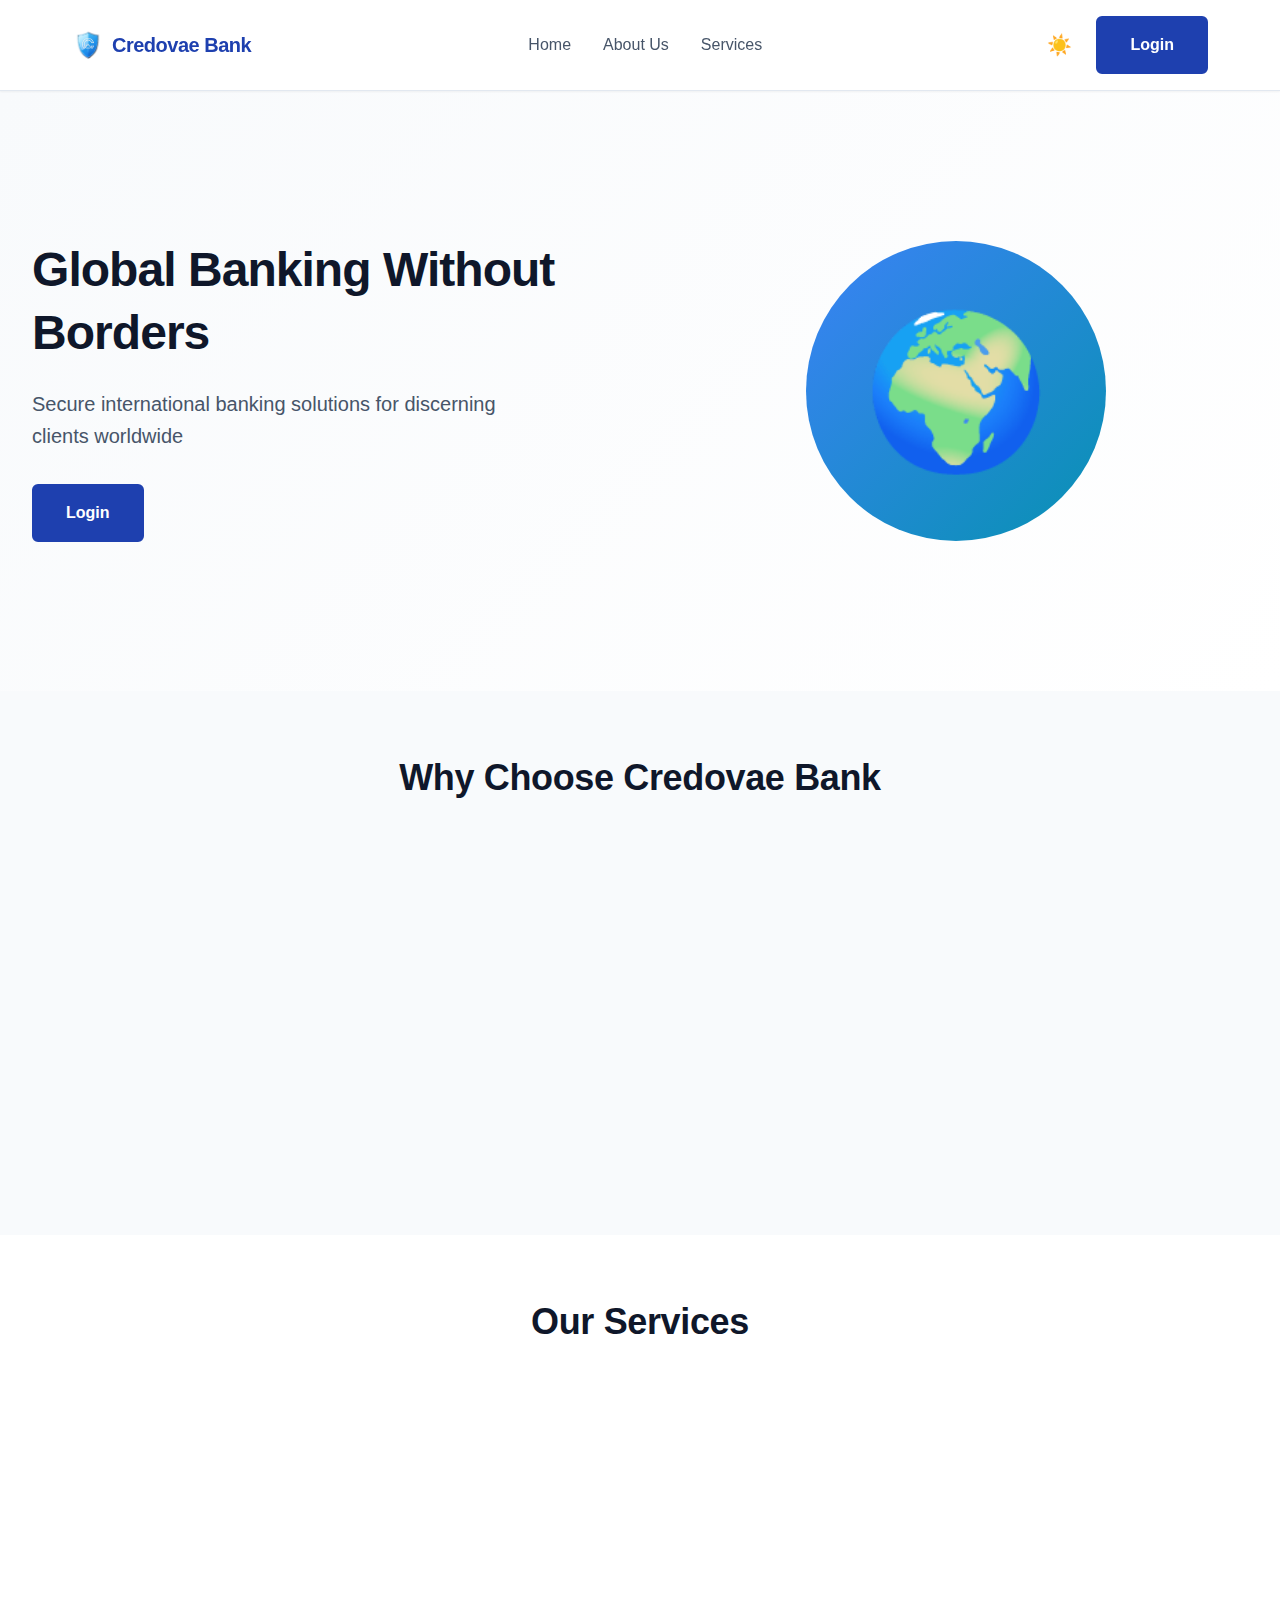
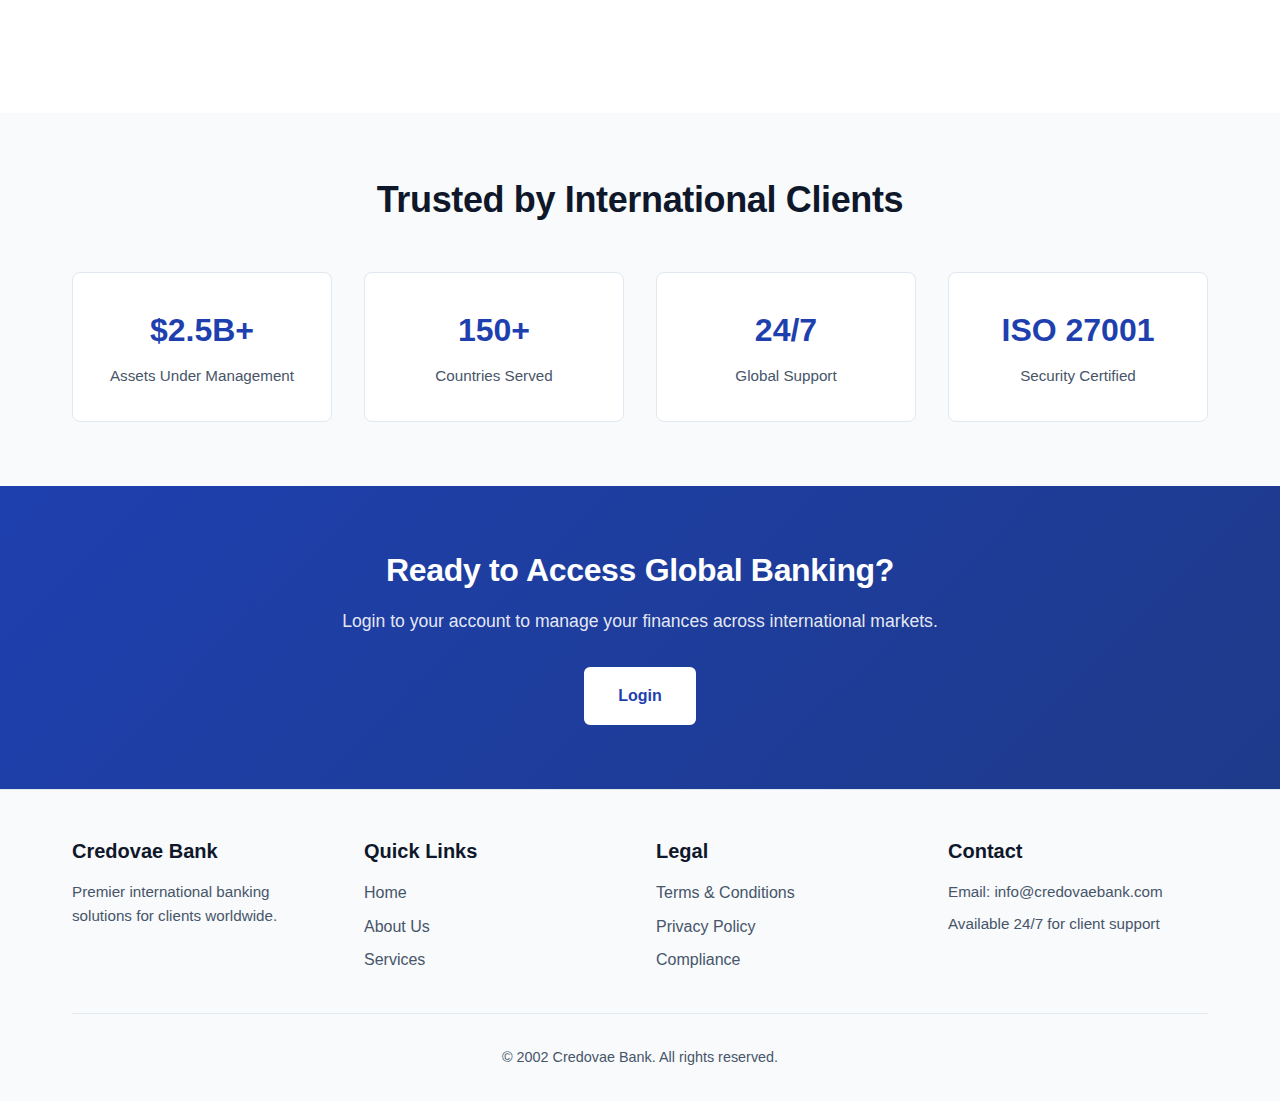
<file: index.html>
<!DOCTYPE html>
<html lang="en">

<head>
    <meta charset="UTF-8">
    <meta name="viewport" content="width=device-width, initial-scale=1.0">
    <meta name="description"
        content="Premier offshore banking solutions for international clients. Global access, security, and compliance.">
    <title>Credovae Bank - International Banking Solutions</title>
    <link rel="stylesheet" href="css/style.css">
</head>

<body>
    <!-- Navigation -->
    <nav class="navbar">
        <div class="navbar-container">
            <div class="navbar-brand">
                <a href="index.html" style="display: flex; align-items: center; gap: 0.5rem;">
                    <img src="assets/logo.svg" alt="Credovae Bank Logo" style="width: 32px; height: 32px; object-fit: contain;">
                    <span class="logo-text">Credovae Bank</span>
                </a>
            </div>

            <button class="hamburger" id="hamburger" aria-label="Toggle navigation menu">
                <span></span>
                <span></span>
                <span></span>
            </button>

            <ul class="nav-menu" id="navMenu">
                <li><a href="index.html" class="nav-link">Home</a></li>
                <li><a href="about.html" class="nav-link">About Us</a></li>
                <li><a href="services.html" class="nav-link">Services</a></li>
            </ul>

            <div class="navbar-actions">
                <button class="theme-toggle" id="themeToggle" aria-label="Toggle theme">
                    <span class="theme-icon">☀️</span>
                </button>
                <a href="Credovae Bank/user-dashboard.html" class="btn btn-primary">Login</a>
            </div>
        </div>
    </nav>

    <!-- Hero Section -->
    <section class="hero">
        <div class="hero-content">
            <h1 class="hero-title">Global Banking Without Borders</h1>
            <p class="hero-subtitle">Secure international banking solutions for discerning clients worldwide</p>
            <div class="hero-email-section">
                <a href="Credovae Bank/user-dashboard.html" class="btn btn-primary">Login</a>
            </div>
        </div>
        <div class="hero-visual">
            <div class="globe-animation"></div>
        </div>
    </section>

    <!-- Key Benefits Section -->
    <section class="benefits">
        <div class="section-container">
            <h2 class="section-title">Why Choose Credovae Bank</h2>
            <div class="benefits-grid">
                <div class="benefit-card">
                    <div class="benefit-icon">🔐</div>
                    <h3>Bank-Grade Security</h3>
                    <p>State-of-the-art encryption and multi-layered security protocols protect your assets and
                        transactions.</p>
                </div>
                <div class="benefit-card">
                    <div class="benefit-icon">⚖️</div>
                    <h3>Full Compliance</h3>
                    <p>Fully compliant with international banking standards and regulatory requirements across
                        jurisdictions.</p>
                </div>
                <div class="benefit-card">
                    <div class="benefit-icon">🌍</div>
                    <h3>Global Reach</h3>
                    <p>Access to international markets, multi-currency accounts, and worldwide payment networks.</p>
                </div>
                <div class="benefit-card">
                    <div class="benefit-icon">💼</div>
                    <h3>Expert Management</h3>
                    <p>Dedicated relationship managers and wealth advisors for personalized financial guidance.</p>
                </div>
            </div>
        </div>
    </section>

    <!-- Services Preview -->
    <section class="services-preview">
        <div class="section-container">
            <h2 class="section-title">Our Services</h2>
            <div class="services-grid">
                <div class="service-card">
                    <h3>Offshore Accounts</h3>
                    <p>Comprehensive offshore banking with competitive rates and flexible terms for international
                        clients.</p>
                    <a href="services.html" class="link-arrow">Explore →</a>
                </div>
                <div class="service-card">
                    <h3>International Payments</h3>
                    <p>Fast, secure cross-border transfers with competitive rates and real-time tracking capabilities.
                    </p>
                    <a href="services.html" class="link-arrow">Explore →</a>
                </div>
                <div class="service-card">
                    <h3>Wealth Structuring</h3>
                    <p>Strategic asset protection and wealth management solutions tailored to your international needs.
                    </p>
                    <a href="services.html" class="link-arrow">Explore →</a>
                </div>
            </div>
        </div>
    </section>

    <!-- Trust & Compliance Section -->
    <section class="trust-section">
        <div class="section-container">
            <h2 class="section-title">Trusted by International Clients</h2>
            <div class="trust-grid">
                <div class="trust-item">
                    <span class="trust-number">$2.5B+</span>
                    <span class="trust-label">Assets Under Management</span>
                </div>
                <div class="trust-item">
                    <span class="trust-number">150+</span>
                    <span class="trust-label">Countries Served</span>
                </div>
                <div class="trust-item">
                    <span class="trust-number">24/7</span>
                    <span class="trust-label">Global Support</span>
                </div>
                <div class="trust-item">
                    <span class="trust-number">ISO 27001</span>
                    <span class="trust-label">Security Certified</span>
                </div>
            </div>
        </div>
    </section>

    <!-- CTA Section -->
    <section class="cta-section">
        <div class="section-container cta-content">
            <h2>Ready to Access Global Banking?</h2>
            <p>Login to your account to manage your finances across international markets.</p>
            <a href="Credovae Bank/user-dashboard.html" class="btn btn-primary">Login</a>
        </div>
    </section>

    <!-- Footer -->
    <footer class="footer">
        <div class="section-container">
            <div class="footer-grid">
                <div class="footer-section">
                    <h4>Credovae Bank</h4>
                    <p>Premier international banking solutions for clients worldwide.</p>
                </div>
                <div class="footer-section">
                    <h4>Quick Links</h4>
                    <ul>
                        <li><a href="index.html">Home</a></li>
                        <li><a href="about.html">About Us</a></li>
                        <li><a href="services.html">Services</a></li>
                    </ul>
                </div>
                <div class="footer-section">
                    <h4>Legal</h4>
                    <ul>
                        <li><a href="#">Terms & Conditions</a></li>
                        <li><a href="#">Privacy Policy</a></li>
                        <li><a href="#">Compliance</a></li>
                    </ul>
                </div>
                <div class="footer-section">
                    <h4>Contact</h4>
                    <p>Email: info@credovaebank.com</p>
                    <p>Available 24/7 for client support</p>
                </div>
            </div>
            <div class="footer-bottom">
                <p>&copy; 2002 Credovae Bank. All rights reserved.</p>
            </div>
        </div>
    </footer>

    <script src="js/theme.js"></script>
    <script src="js/main.js"></script>
</body>

</html>
</file>
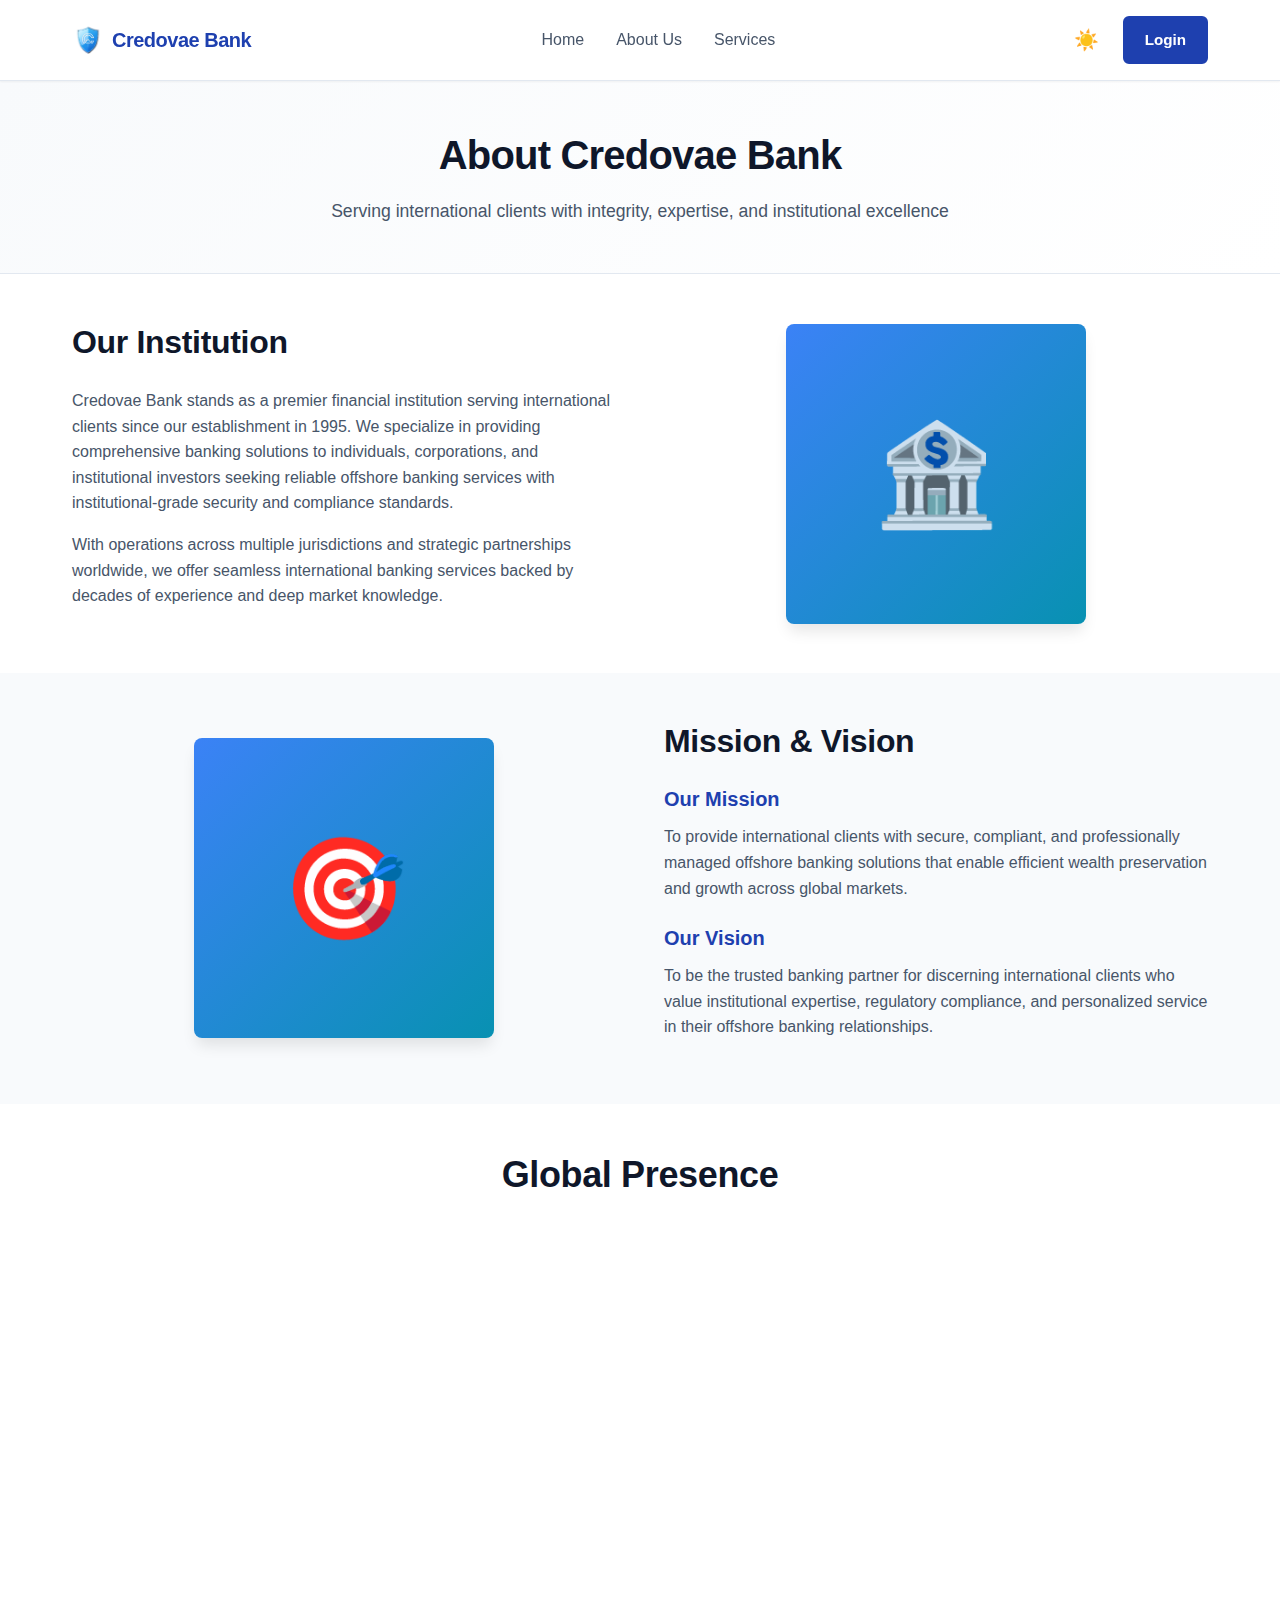
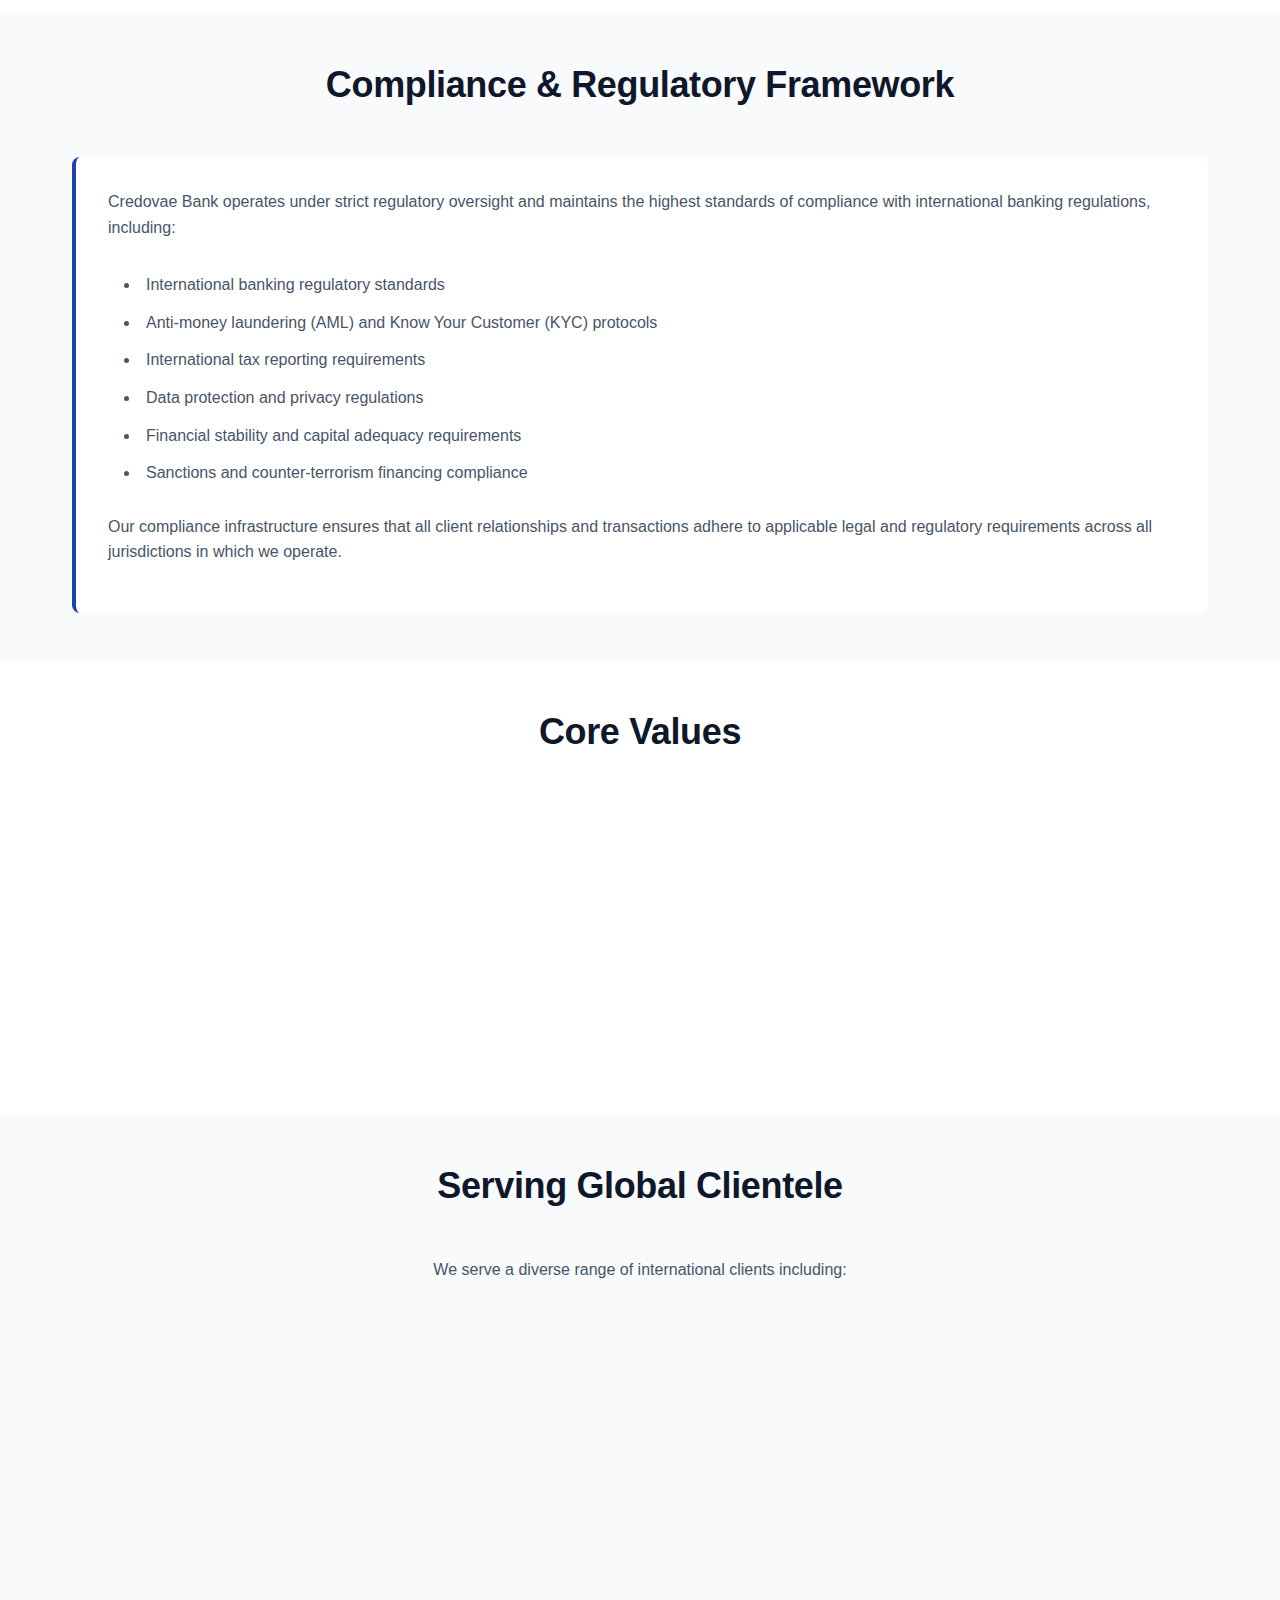
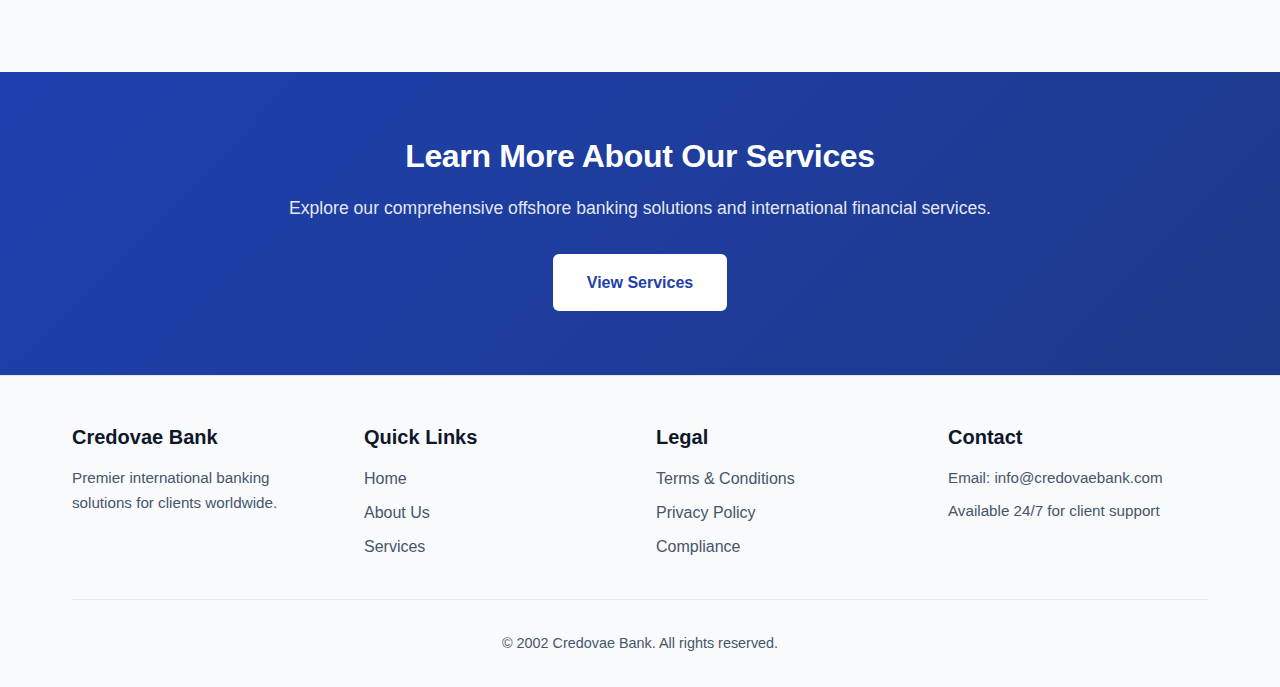
<file: about.html>
<!DOCTYPE html>
<html lang="en">

<head>
    <meta charset="UTF-8">
    <meta name="viewport" content="width=device-width, initial-scale=1.0">
    <meta name="description"
        content="Learn about Global Offshore Bank, our mission, values, and commitment to international banking excellence.">
    <title>About Us - Credovae Bank</title>
    <link rel="stylesheet" href="css/style.css">
</head>

<body>
    <!-- Navigation -->
    <nav class="navbar">
        <div class="navbar-container">
<div class="navbar-brand">
    <a href="index.html" style="display: flex; align-items: center; gap: 0.5rem;">
        <img src="assets/logo.svg" alt="Credovae Bank Logo" style="width: 32px; height: 32px; object-fit: contain;">
        <span class="logo-text">Credovae Bank</span>
    </a>
</div>

            <button class="hamburger" id="hamburger" title="Toggle navigation menu">
                <span></span>
                <span></span>
                <span></span>
            </button>

            <ul class="nav-menu" id="navMenu">
                <li><a href="index.html" class="nav-link">Home</a></li>
                <li><a href="about.html" class="nav-link">About Us</a></li>
                <li><a href="services.html" class="nav-link">Services</a></li>
            </ul>

            <div class="navbar-actions">
                <button class="theme-toggle" id="themeToggle" aria-label="Toggle theme">
                    <span class="theme-icon">☀️</span>
                </button>
                <a href="#" class="btn-login">Login</a>
            </div>
        </div>
    </nav>

    <!-- Page Header -->
    <section class="page-hero">
        <div class="section-container">
            <h1>About Credovae Bank</h1>
            <p>Serving international clients with integrity, expertise, and institutional excellence</p>
        </div>
    </section>

    <!-- Company Overview -->
    <section class="content-section">
        <div class="section-container">
            <div class="content-grid">
                <div class="content-text">
                    <h2>Our Institution</h2>
                    <p>Credovae Bank stands as a premier financial institution serving international clients
                        since our establishment in 1995. We specialize in providing comprehensive banking solutions to
                        individuals, corporations, and institutional investors seeking reliable offshore banking
                        services with institutional-grade security and compliance standards.</p>
                    <p>With operations across multiple jurisdictions and strategic partnerships worldwide, we offer
                        seamless international banking services backed by decades of experience and deep market
                        knowledge.</p>
                </div>
                <div class="content-visual">
                    <div class="visual-placeholder">
                        <span>🏦</span>
                    </div>
                </div>
            </div>
        </div>
    </section>

    <!-- Mission & Vision -->
    <section class="content-section alternate">
        <div class="section-container">
            <div class="content-grid">
                <div class="content-visual">
                    <div class="visual-placeholder">
                        <span>🎯</span>
                    </div>
                </div>
                <div class="content-text">
                    <h2>Mission & Vision</h2>
                    <h3>Our Mission</h3>
                    <p>To provide international clients with secure, compliant, and professionally managed offshore
                        banking solutions that enable efficient wealth preservation and growth across global markets.
                    </p>
                    <h3>Our Vision</h3>
                    <p>To be the trusted banking partner for discerning international clients who value institutional
                        expertise, regulatory compliance, and personalized service in their offshore banking
                        relationships.</p>
                </div>
            </div>
        </div>
    </section>

    <!-- Global Presence -->
    <section class="content-section">
        <div class="section-container">
            <h2 class="section-title">Global Presence</h2>
            <div class="presence-grid">
                <div class="presence-item">
                    <h3>International Operations</h3>
                    <p>Strategic presence across Europe, Asia, Americas, and Middle East regions with local expertise
                        and global capabilities.</p>
                </div>
                <div class="presence-item">
                    <h3>Multi-Jurisdiction Coverage</h3>
                    <p>Operations across preferred banking jurisdictions to serve clients from and to virtually any
                        country worldwide.</p>
                </div>
                <div class="presence-item">
                    <h3>Strategic Partnerships</h3>
                    <p>Collaborative relationships with leading international financial institutions, legal firms, and
                        accounting professionals.</p>
                </div>
                <div class="presence-item">
                    <h3>Technology Infrastructure</h3>
                    <p>State-of-the-art banking platforms with real-time transaction processing and advanced security
                        protocols.</p>
                </div>
            </div>
        </div>
    </section>

    <!-- Compliance & Regulation -->
    <section class="content-section alternate">
        <div class="section-container">
            <h2 class="section-title">Compliance & Regulatory Framework</h2>
            <div class="compliance-text">
                <p>Credovae Bank operates under strict regulatory oversight and maintains the highest standards
                    of compliance with international banking regulations, including:</p>
                <ul class="compliance-list">
                    <li>International banking regulatory standards</li>
                    <li>Anti-money laundering (AML) and Know Your Customer (KYC) protocols</li>
                    <li>International tax reporting requirements</li>
                    <li>Data protection and privacy regulations</li>
                    <li>Financial stability and capital adequacy requirements</li>
                    <li>Sanctions and counter-terrorism financing compliance</li>
                </ul>
                <p>Our compliance infrastructure ensures that all client relationships and transactions adhere to
                    applicable legal and regulatory requirements across all jurisdictions in which we operate.</p>
            </div>
        </div>
    </section>

    <!-- Core Values -->
    <section class="content-section">
        <div class="section-container">
            <h2 class="section-title">Core Values</h2>
            <div class="values-grid">
                <div class="value-card">
                    <h3>Integrity</h3>
                    <p>We conduct our business with complete transparency and adherence to the highest ethical
                        standards.</p>
                </div>
                <div class="value-card">
                    <h3>Security</h3>
                    <p>Protection of client assets and information is paramount in all our operations and systems.</p>
                </div>
                <div class="value-card">
                    <h3>Expertise</h3>
                    <p>Our team combines deep market knowledge with institutional banking experience and professional
                        credentials.</p>
                </div>
                <div class="value-card">
                    <h3>Service Excellence</h3>
                    <p>Dedicated support and professional relationship management for all our valued clients globally.
                    </p>
                </div>
            </div>
        </div>
    </section>

    <!-- Clientele Focus -->
    <section class="content-section alternate">
        <div class="section-container">
            <h2 class="section-title">Serving Global Clientele</h2>
            <p style="text-align: center; margin-top: 0.5rem; margin-bottom: 2rem;">We serve a diverse range of
                international clients including:</p>
            <div class="clientele-grid">
                <div class="clientele-item">
                    <span class="clientele-icon">👤</span>
                    <h3>High Net Worth Individuals</h3>
                    <p>Sophisticated investors seeking international banking solutions</p>
                </div>
                <div class="clientele-item">
                    <span class="clientele-icon">🏢</span>
                    <h3>International Corporations</h3>
                    <p>Multinational enterprises requiring cross-border banking capabilities</p>
                </div>
                <div class="clientele-item">
                    <span class="clientele-icon">📊</span>
                    <h3>Family Offices</h3>
                    <p>Wealth management structures for prominent international families</p>
                </div>
                <div class="clientele-item">
                    <span class="clientele-icon">🏛️</span>
                    <h3>Institutional Investors</h3>
                    <p>Professional investors and fund structures requiring banking infrastructure</p>
                </div>
            </div>
        </div>
    </section>

    <!-- CTA Section -->
    <section class="cta-section">
        <div class="section-container cta-content">
            <h2>Learn More About Our Services</h2>
            <p>Explore our comprehensive offshore banking solutions and international financial services.</p>
            <a href="services.html" class="btn-primary">View Services</a>
        </div>
    </section>

    <!-- Footer -->
    <footer class="footer">
        <div class="section-container">
            <div class="footer-grid">
                <div class="footer-section">
                    <h4>Credovae Bank</h4>
                    <p>Premier international banking solutions for clients worldwide.</p>
                </div>
                <div class="footer-section">
                    <h4>Quick Links</h4>
                    <ul>
                        <li><a href="index.html">Home</a></li>
                        <li><a href="about.html">About Us</a></li>
                        <li><a href="services.html">Services</a></li>
                    </ul>
                </div>
                <div class="footer-section">
                    <h4>Legal</h4>
                    <ul>
                        <li><a href="#">Terms & Conditions</a></li>
                        <li><a href="#">Privacy Policy</a></li>
                        <li><a href="#">Compliance</a></li>
                    </ul>
                </div>
                <div class="footer-section">
                    <h4>Contact</h4>
                    <p>Email: info@credovaebank.com</p>
                    <p>Available 24/7 for client support</p>
                </div>
            </div>
            <div class="footer-bottom">
                <p>&copy; 2002 Credovae Bank. All rights reserved.</p>
            </div>
        </div>
    </footer>

    <script src="js/theme.js"></script>
    <script src="js/main.js"></script>
</body>

</html>
</file>
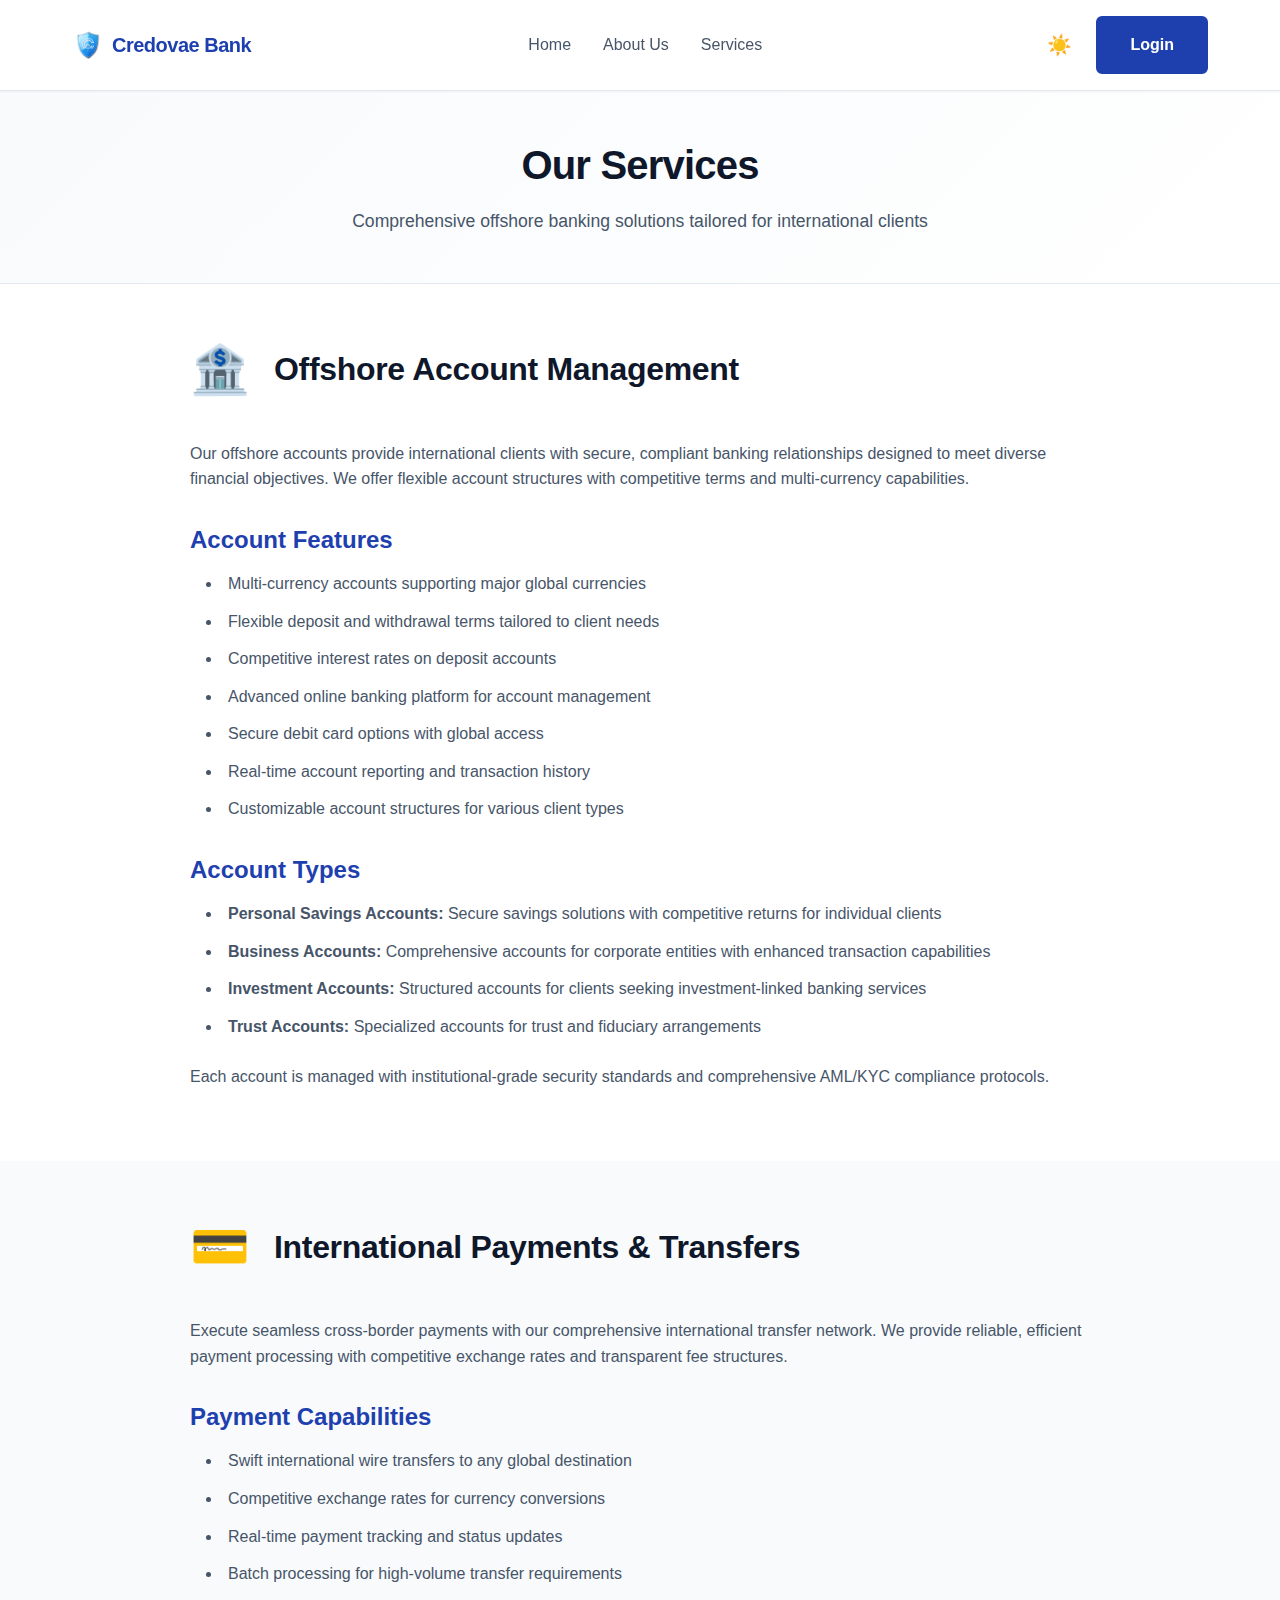
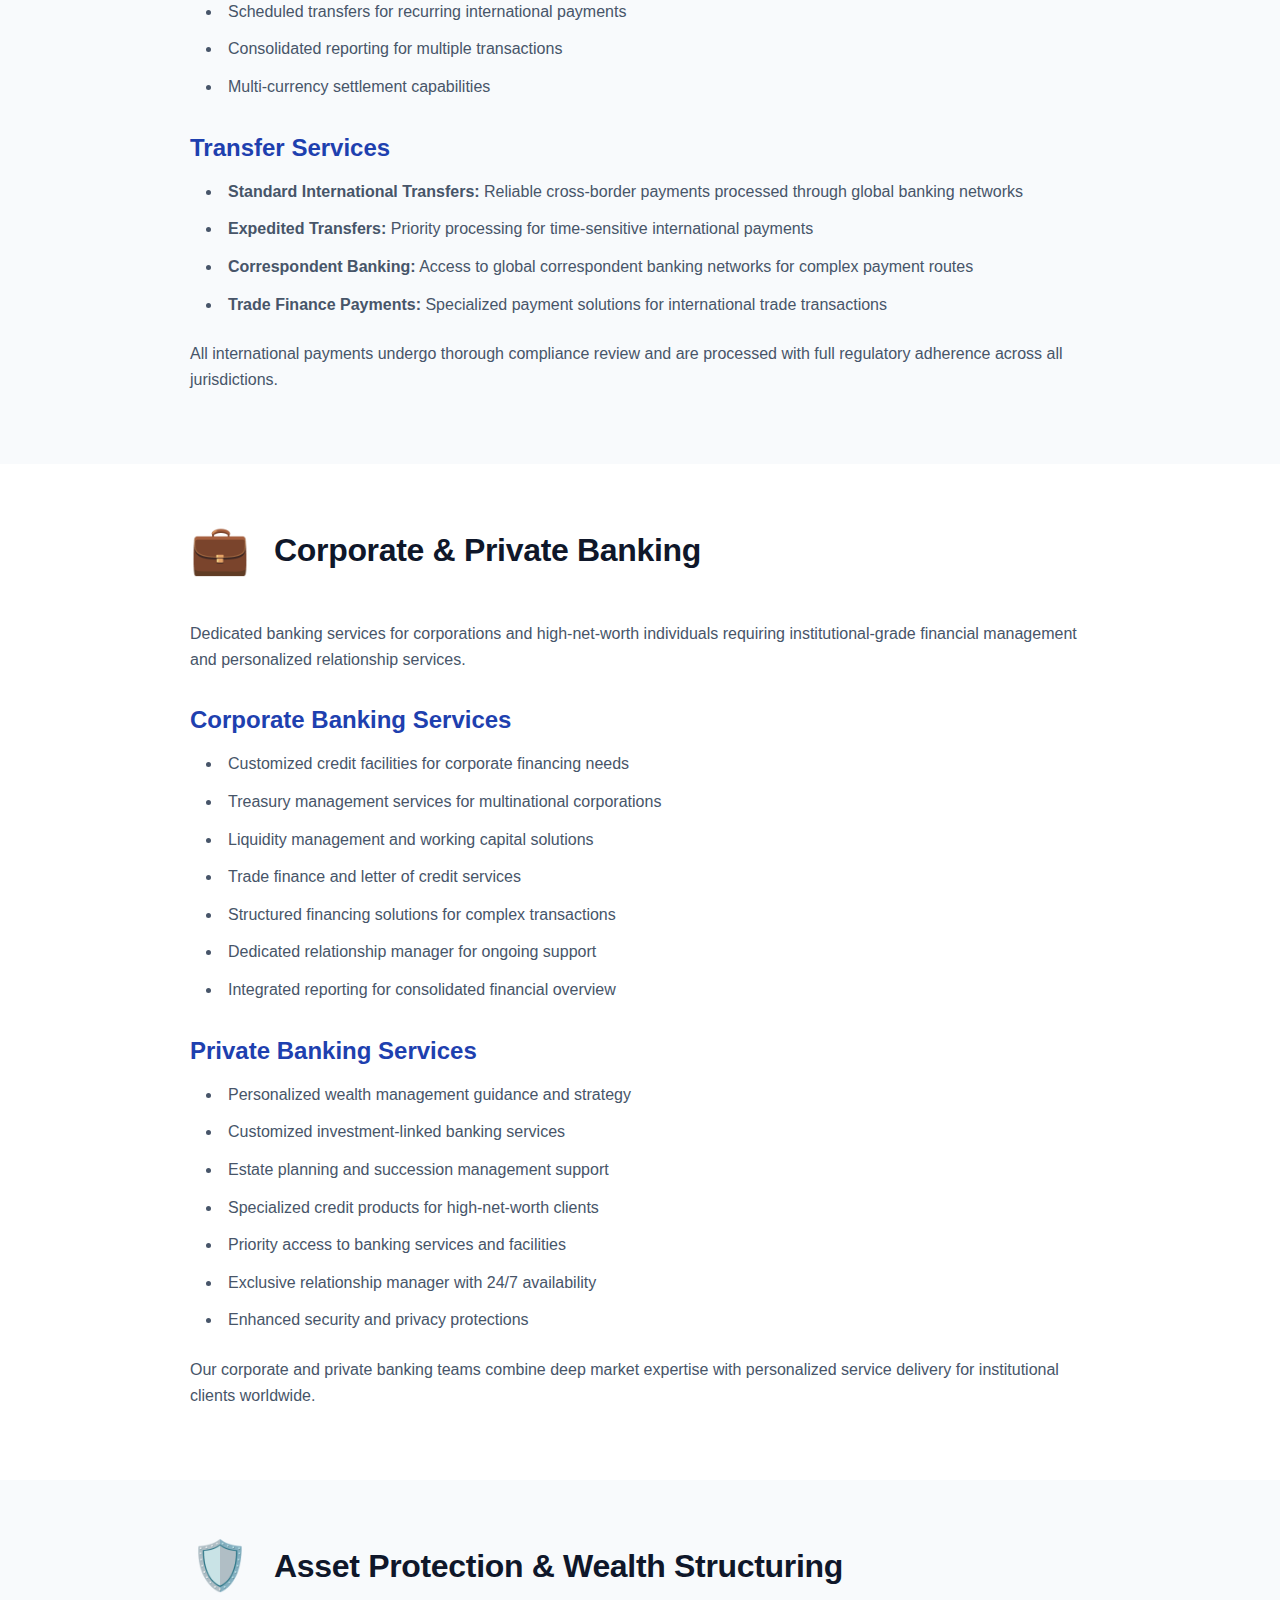
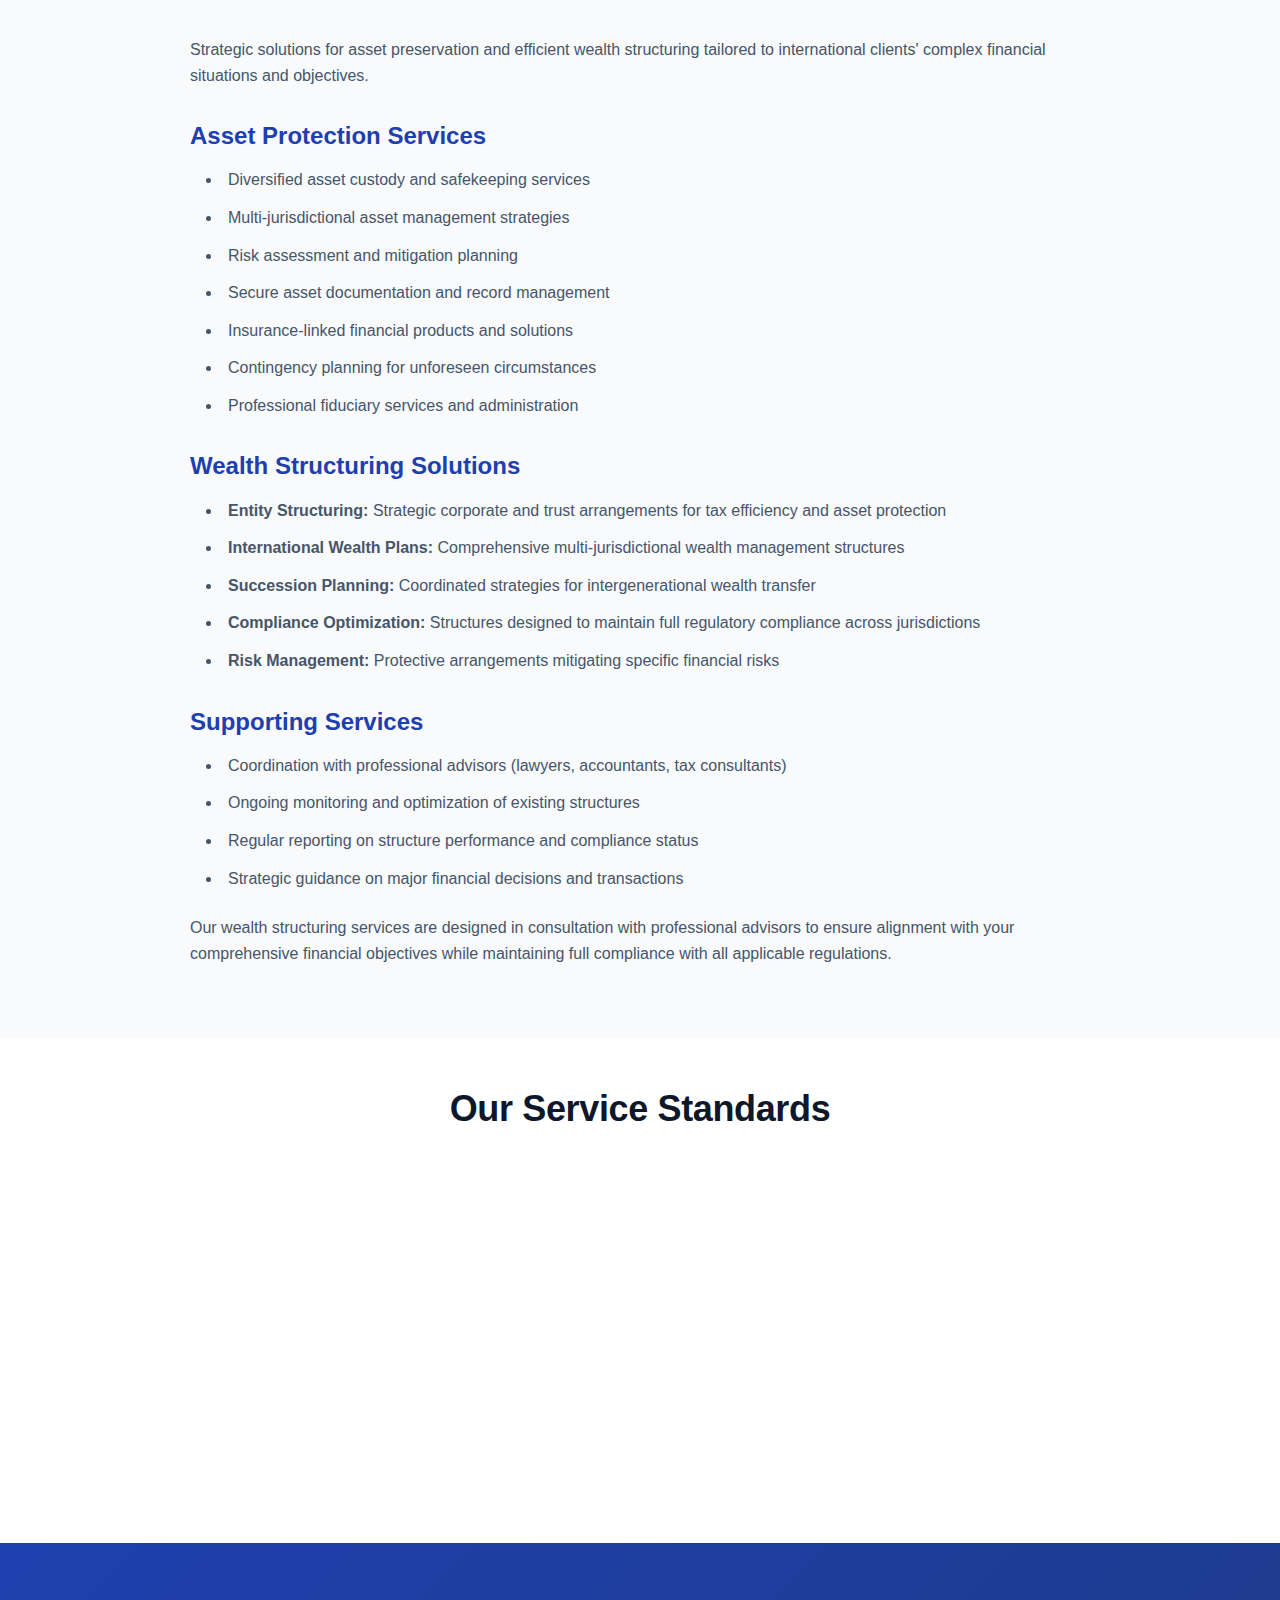
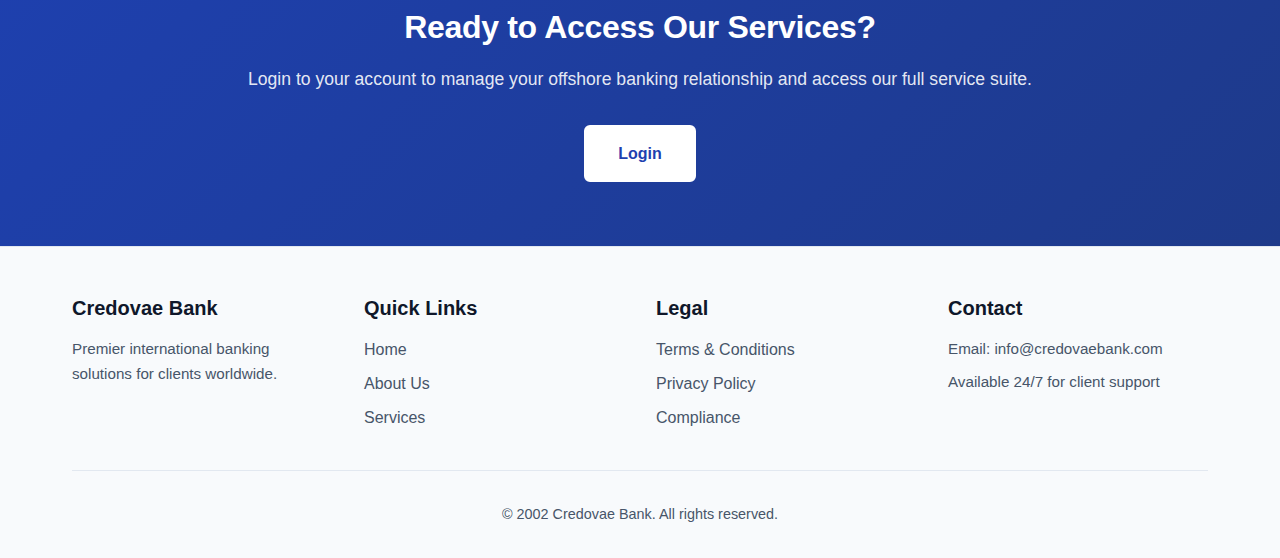
<file: services.html>
<!DOCTYPE html>
<html lang="en">

<head>
    <meta charset="UTF-8">
    <meta name="viewport" content="width=device-width, initial-scale=1.0">
    <meta name="description"
        content="Explore our comprehensive offshore banking services including accounts, payments, and wealth structuring.">
    <title>Services - Credovae Bank</title>
    <link rel="stylesheet" href="css/style.css">
</head>

<body>
    <!-- Navigation -->
    <nav class="navbar">
        <div class="navbar-container">
<div class="navbar-brand">
    <a href="index.html" style="display: flex; align-items: center; gap: 0.5rem;">
        <img src="assets/logo.svg" alt="Credovae Bank Logo" style="width: 32px; height: 32px; object-fit: contain;">
        <span class="logo-text">Credovae Bank</span>
    </a>
</div>

            <button class="hamburger" id="hamburger" title="Toggle navigation menu">
                <span></span>
                <span></span>
                <span></span>
            </button>

            <ul class="nav-menu" id="navMenu">
                <li><a href="index.html" class="nav-link">Home</a></li>
                <li><a href="about.html" class="nav-link">About Us</a></li>
                <li><a href="services.html" class="nav-link">Services</a></li>
            </ul>

            <div class="navbar-actions">
                <button class="theme-toggle" id="themeToggle" aria-label="Toggle theme">
                    <span class="theme-icon">☀️</span>
                </button>
                <a href="Credovae Bank/user-dashboard.html" class="btn btn-primary">Login</a>
            </div>
        </div>
    </nav>

    <!-- Page Header -->
    <section class="page-hero">
        <div class="section-container">
            <h1>Our Services</h1>
            <p>Comprehensive offshore banking solutions tailored for international clients</p>
        </div>
    </section>

    <!-- Offshore Accounts Service -->
    <section class="content-section">
        <div class="section-container">
            <div class="service-detail">
                <div class="service-header">
                    <span class="service-icon">🏦</span>
                    <h2>Offshore Account Management</h2>
                </div>
                <div class="service-content">
                    <p>Our offshore accounts provide international clients with secure, compliant banking relationships
                        designed to meet diverse financial objectives. We offer flexible account structures with
                        competitive terms and multi-currency capabilities.</p>

                    <h3>Account Features</h3>
                    <ul class="feature-list">
                        <li>Multi-currency accounts supporting major global currencies</li>
                        <li>Flexible deposit and withdrawal terms tailored to client needs</li>
                        <li>Competitive interest rates on deposit accounts</li>
                        <li>Advanced online banking platform for account management</li>
                        <li>Secure debit card options with global access</li>
                        <li>Real-time account reporting and transaction history</li>
                        <li>Customizable account structures for various client types</li>
                    </ul>

                    <h3>Account Types</h3>
                    <ul class="feature-list">
                        <li><strong>Personal Savings Accounts:</strong> Secure savings solutions with competitive
                            returns for individual clients</li>
                        <li><strong>Business Accounts:</strong> Comprehensive accounts for corporate entities with
                            enhanced transaction capabilities</li>
                        <li><strong>Investment Accounts:</strong> Structured accounts for clients seeking
                            investment-linked banking services</li>
                        <li><strong>Trust Accounts:</strong> Specialized accounts for trust and fiduciary arrangements
                        </li>
                    </ul>

                    <p>Each account is managed with institutional-grade security standards and comprehensive AML/KYC
                        compliance protocols.</p>
                </div>
            </div>
        </div>
    </section>

    <!-- International Payments Service -->
    <section class="content-section alternate">
        <div class="section-container">
            <div class="service-detail">
                <div class="service-header">
                    <span class="service-icon">💳</span>
                    <h2>International Payments & Transfers</h2>
                </div>
                <div class="service-content">
                    <p>Execute seamless cross-border payments with our comprehensive international transfer network. We
                        provide reliable, efficient payment processing with competitive exchange rates and transparent
                        fee structures.</p>

                    <h3>Payment Capabilities</h3>
                    <ul class="feature-list">
                        <li>Swift international wire transfers to any global destination</li>
                        <li>Competitive exchange rates for currency conversions</li>
                        <li>Real-time payment tracking and status updates</li>
                        <li>Batch processing for high-volume transfer requirements</li>
                        <li>Scheduled transfers for recurring international payments</li>
                        <li>Consolidated reporting for multiple transactions</li>
                        <li>Multi-currency settlement capabilities</li>
                    </ul>

                    <h3>Transfer Services</h3>
                    <ul class="feature-list">
                        <li><strong>Standard International Transfers:</strong> Reliable cross-border payments processed
                            through global banking networks</li>
                        <li><strong>Expedited Transfers:</strong> Priority processing for time-sensitive international
                            payments</li>
                        <li><strong>Correspondent Banking:</strong> Access to global correspondent banking networks for
                            complex payment routes</li>
                        <li><strong>Trade Finance Payments:</strong> Specialized payment solutions for international
                            trade transactions</li>
                    </ul>

                    <p>All international payments undergo thorough compliance review and are processed with full
                        regulatory adherence across all jurisdictions.</p>
                </div>
            </div>
        </div>
    </section>

    <!-- Corporate & Private Banking Service -->
    <section class="content-section">
        <div class="section-container">
            <div class="service-detail">
                <div class="service-header">
                    <span class="service-icon">💼</span>
                    <h2>Corporate & Private Banking</h2>
                </div>
                <div class="service-content">
                    <p>Dedicated banking services for corporations and high-net-worth individuals requiring
                        institutional-grade financial management and personalized relationship services.</p>

                    <h3>Corporate Banking Services</h3>
                    <ul class="feature-list">
                        <li>Customized credit facilities for corporate financing needs</li>
                        <li>Treasury management services for multinational corporations</li>
                        <li>Liquidity management and working capital solutions</li>
                        <li>Trade finance and letter of credit services</li>
                        <li>Structured financing solutions for complex transactions</li>
                        <li>Dedicated relationship manager for ongoing support</li>
                        <li>Integrated reporting for consolidated financial overview</li>
                    </ul>

                    <h3>Private Banking Services</h3>
                    <ul class="feature-list">
                        <li>Personalized wealth management guidance and strategy</li>
                        <li>Customized investment-linked banking services</li>
                        <li>Estate planning and succession management support</li>
                        <li>Specialized credit products for high-net-worth clients</li>
                        <li>Priority access to banking services and facilities</li>
                        <li>Exclusive relationship manager with 24/7 availability</li>
                        <li>Enhanced security and privacy protections</li>
                    </ul>

                    <p>Our corporate and private banking teams combine deep market expertise with personalized service
                        delivery for institutional clients worldwide.</p>
                </div>
            </div>
        </div>
    </section>

    <!-- Asset Protection & Wealth Structuring Service -->
    <section class="content-section alternate">
        <div class="section-container">
            <div class="service-detail">
                <div class="service-header">
                    <span class="service-icon">🛡️</span>
                    <h2>Asset Protection & Wealth Structuring</h2>
                </div>
                <div class="service-content">
                    <p>Strategic solutions for asset preservation and efficient wealth structuring tailored to
                        international clients' complex financial situations and objectives.</p>

                    <h3>Asset Protection Services</h3>
                    <ul class="feature-list">
                        <li>Diversified asset custody and safekeeping services</li>
                        <li>Multi-jurisdictional asset management strategies</li>
                        <li>Risk assessment and mitigation planning</li>
                        <li>Secure asset documentation and record management</li>
                        <li>Insurance-linked financial products and solutions</li>
                        <li>Contingency planning for unforeseen circumstances</li>
                        <li>Professional fiduciary services and administration</li>
                    </ul>

                    <h3>Wealth Structuring Solutions</h3>
                    <ul class="feature-list">
                        <li><strong>Entity Structuring:</strong> Strategic corporate and trust arrangements for tax
                            efficiency and asset protection</li>
                        <li><strong>International Wealth Plans:</strong> Comprehensive multi-jurisdictional wealth
                            management structures</li>
                        <li><strong>Succession Planning:</strong> Coordinated strategies for intergenerational wealth
                            transfer</li>
                        <li><strong>Compliance Optimization:</strong> Structures designed to maintain full regulatory
                            compliance across jurisdictions</li>
                        <li><strong>Risk Management:</strong> Protective arrangements mitigating specific financial
                            risks</li>
                    </ul>

                    <h3>Supporting Services</h3>
                    <ul class="feature-list">
                        <li>Coordination with professional advisors (lawyers, accountants, tax consultants)</li>
                        <li>Ongoing monitoring and optimization of existing structures</li>
                        <li>Regular reporting on structure performance and compliance status</li>
                        <li>Strategic guidance on major financial decisions and transactions</li>
                    </ul>

                    <p>Our wealth structuring services are designed in consultation with professional advisors to ensure
                        alignment with your comprehensive financial objectives while maintaining full compliance with
                        all applicable regulations.</p>
                </div>
            </div>
        </div>
    </section>

    <!-- Service Standards -->
    <section class="content-section">
        <div class="section-container">
            <h2 class="section-title">Our Service Standards</h2>
            <div class="standards-grid">
                <div class="standard-card">
                    <h3>Professional Excellence</h3>
                    <p>All services delivered by experienced banking professionals with institutional expertise and
                        professional credentials.</p>
                </div>
                <div class="standard-card">
                    <h3>Regulatory Compliance</h3>
                    <p>Complete adherence to all applicable banking regulations, international standards, and legal
                        requirements across jurisdictions.</p>
                </div>
                <div class="standard-card">
                    <h3>Security & Privacy</h3>
                    <p>Bank-grade security protocols and strict confidentiality standards protecting client information
                        and assets.</p>
                </div>
                <div class="standard-card">
                    <h3>Client-Centric Approach</h3>
                    <p>Dedicated relationship management and personalized service delivery tailored to individual client
                        needs and objectives.</p>
                </div>
            </div>
        </div>
    </section>

    <!-- CTA Section -->
    <section class="cta-section">
        <div class="section-container cta-content">
            <h2>Ready to Access Our Services?</h2>
            <p>Login to your account to manage your offshore banking relationship and access our full service suite.</p>
            <a href="Credovae Bank/user-dashboard.html" class="btn btn-primary">Login</a>
        </div>
    </section>

    <!-- Footer -->
    <footer class="footer">
        <div class="section-container">
            <div class="footer-grid">
                <div class="footer-section">
                    <h4>Credovae Bank</h4>
                    <p>Premier international banking solutions for clients worldwide.</p>
                </div>
                <div class="footer-section">
                    <h4>Quick Links</h4>
                    <ul>
                        <li><a href="index.html">Home</a></li>
                        <li><a href="about.html">About Us</a></li>
                        <li><a href="services.html">Services</a></li>
                    </ul>
                </div>
                <div class="footer-section">
                    <h4>Legal</h4>
                    <ul>
                        <li><a href="#">Terms & Conditions</a></li>
                        <li><a href="#">Privacy Policy</a></li>
                        <li><a href="#">Compliance</a></li>
                    </ul>
                </div>
                <div class="footer-section">
                    <h4>Contact</h4>
                    <p>Email: info@credovaebank.com</p>
                    <p>Available 24/7 for client support</p>
                </div>
            </div>
            <div class="footer-bottom">
                <p>&copy; 2002 Credovae Bank. All rights reserved.</p>
            </div>
        </div>
    </footer>

    <script src="js/theme.js"></script>
    <script src="js/main.js"></script>
</body>

</html>
</file>
<file: css/style.css>
/* ============================================
   THEME VARIABLES - CSS CUSTOM PROPERTIES
   ============================================ */

:root {
    /* Light Mode Colors */
    --primary-color: #1e40af;
    --primary-dark: #1e3a8a;
    --primary-light: #3b82f6;
    --accent-color: #0891b2;

    --bg-primary: #ffffff;
    --bg-secondary: #f8fafc;
    --bg-tertiary: #f1f5f9;

    --text-primary: #0f172a;
    --text-secondary: #475569;
    --text-tertiary: #94a3b8;

    --border-color: #e2e8f0;
    --border-light: #f1f5f9;

    --shadow-sm: 0 1px 2px 0 rgba(0, 0, 0, 0.05);
    --shadow-md: 0 4px 6px -1px rgba(0, 0, 0, 0.1);
    --shadow-lg: 0 10px 15px -3px rgba(0, 0, 0, 0.1);
}

/* Dark Mode Theme */
html.dark-mode {
    --primary-color: #60a5fa;
    --primary-dark: #3b82f6;
    --primary-light: #93c5fd;
    --accent-color: #06b6d4;

    --bg-primary: #0f172a;
    --bg-secondary: #1e293b;
    --bg-tertiary: #334155;

    --text-primary: #f1f5f9;
    --text-secondary: #cbd5e1;
    --text-tertiary: #94a3b8;

    --border-color: #475569;
    --border-light: #1e293b;

    --shadow-sm: 0 1px 2px 0 rgba(0, 0, 0, 0.3);
    --shadow-md: 0 4px 6px -1px rgba(0, 0, 0, 0.4);
    --shadow-lg: 0 10px 15px -3px rgba(0, 0, 0, 0.5);
}

/* ============================================
   RESET & BASE STYLES
   ============================================ */

* {
    margin: 0;
    padding: 0;
    box-sizing: border-box;
}

html {
    scroll-behavior: smooth;
}

body {
    font-family: -apple-system, BlinkMacSystemFont, 'Segoe UI', Roboto, 'Helvetica Neue', Arial, sans-serif;
    background-color: var(--bg-primary);
    color: var(--text-primary);
    line-height: 1.6;
    transition: background-color 0.3s ease, color 0.3s ease;
    font-size: 16px;
}

a {
    color: var(--primary-color);
    text-decoration: none;
    transition: color 0.3s ease;
}

a:hover {
    color: var(--primary-dark);
}

/* ============================================
   TYPOGRAPHY
   ============================================ */

h1,
h2,
h3,
h4,
h5,
h6 {
    font-weight: 600;
    line-height: 1.3;
    margin-bottom: 0.5rem;
}

h1 {
    font-size: 2.5rem;
    letter-spacing: -0.02em;
}

h2 {
    font-size: 2rem;
    letter-spacing: -0.01em;
}

h3 {
    font-size: 1.5rem;
}

h4 {
    font-size: 1.25rem;
}

h5 {
    font-size: 1.125rem;
}

h6 {
    font-size: 1rem;
}

p {
    margin-bottom: 1rem;
    color: var(--text-secondary);
}

/* ============================================
   BUTTONS
   ============================================ */

.btn-primary {
    display: inline-block;
    padding: 0.875rem 2rem;
    background-color: var(--primary-color);
    color: white;
    border: 2px solid var(--primary-color);
    border-radius: 6px;
    font-weight: 600;
    font-size: 1rem;
    cursor: pointer;
    transition: all 0.3s ease;
    text-align: center;
}

.btn-primary:hover {
    background-color: var(--primary-dark);
    border-color: var(--primary-dark);
    transform: translateY(-2px);
    box-shadow: var(--shadow-lg);
}

.btn-primary:active {
    transform: translateY(0);
}

.btn-large {
    padding: 1rem 2.5rem;
    font-size: 1.1rem;
}

.btn-login {
    padding: 0.625rem 1.25rem;
    background-color: var(--primary-color);
    color: white;
    border: 2px solid var(--primary-color);
    border-radius: 6px;
    font-weight: 600;
    font-size: 0.95rem;
    cursor: pointer;
    transition: all 0.3s ease;
    display: inline-block;
}

.btn-login:hover {
    background-color: var(--primary-dark);
    border-color: var(--primary-dark);
    box-shadow: var(--shadow-md);
}

/* ============================================
   NAVIGATION BAR
   ============================================ */

.navbar {
    position: sticky;
    top: 0;
    background-color: var(--bg-primary);
    border-bottom: 1px solid var(--border-color);
    z-index: 1000;
    transition: background-color 0.3s ease, border-color 0.3s ease;
    box-shadow: var(--shadow-sm);
}

.navbar-container {
    max-width: 1200px;
    margin: 0 auto;
    padding: 1rem 2rem;
    display: flex;
    justify-content: space-between;
    align-items: center;
}

.navbar-brand a {
    display: flex;
    align-items: center;
    gap: 0.5rem;
    font-weight: 700;
    font-size: 1.25rem;
    color: var(--primary-color);
    transition: color 0.3s ease;
}

.navbar-brand a:hover {
    color: var(--primary-dark);
}

.logo-icon {
    font-size: 1.5rem;
}

.logo-text {
    letter-spacing: -0.5px;
}

.nav-menu {
    display: flex;
    list-style: none;
    gap: 2rem;
    margin: 0;
}

.nav-link {
    color: var(--text-secondary);
    font-weight: 500;
    transition: color 0.3s ease;
    position: relative;
}

.nav-link:hover {
    color: var(--primary-color);
}

.nav-link::after {
    content: '';
    position: absolute;
    bottom: -5px;
    left: 0;
    width: 0;
    height: 2px;
    background-color: var(--primary-color);
    transition: width 0.3s ease;
}

.nav-link:hover::after {
    width: 100%;
}

.navbar-actions {
    display: flex;
    align-items: center;
    gap: 1rem;
}

.theme-toggle {
    background: none;
    border: none;
    font-size: 1.25rem;
    cursor: pointer;
    transition: transform 0.3s ease;
    padding: 0.5rem;
}

.theme-toggle:hover {
    transform: scale(1.15);
}

.hamburger {
    display: none;
    flex-direction: column;
    cursor: pointer;
    background: none;
    border: none;
    gap: 4px;
    padding: 0.5rem;
}

.hamburger span {
    width: 25px;
    height: 3px;
    background-color: var(--text-primary);
    border-radius: 2px;
    transition: all 0.3s ease;
}

.hamburger.active span:nth-child(1) {
    transform: rotate(45deg) translate(10px, 10px);
}

.hamburger.active span:nth-child(2) {
    opacity: 0;
}

.hamburger.active span:nth-child(3) {
    transform: rotate(-45deg) translate(7px, -7px);
}

/* ============================================
   HERO SECTION
   ============================================ */

.hero {
    display: grid;
    grid-template-columns: 1fr 1fr;
    gap: 3rem;
    align-items: center;
    min-height: 600px;
    padding: 4rem 2rem;
    background: linear-gradient(135deg, var(--bg-secondary) 0%, var(--bg-primary) 100%);
}

.hero-content {
    padding: 2rem 0;
}

.hero-title {
    font-size: 3rem;
    margin-bottom: 1.5rem;
    color: var(--text-primary);
}

.hero-subtitle {
    font-size: 1.25rem;
    color: var(--text-secondary);
    margin-bottom: 2rem;
    max-width: 90%;
}

.hero-visual {
    display: flex;
    justify-content: center;
    align-items: center;
    min-height: 400px;
}

.globe-animation {
    width: 300px;
    height: 300px;
    border-radius: 50%;
    background: linear-gradient(135deg, var(--primary-light), var(--accent-color));
    display: flex;
    align-items: center;
    justify-content: center;
    font-size: 150px;
    animation: float 3s ease-in-out infinite;
}

.globe-animation::before {
    content: '🌍';
}

@keyframes float {

    0%,
    100% {
        transform: translateY(0px);
    }

    50% {
        transform: translateY(-20px);
    }
}

/* ============================================
   SECTION STYLING
   ============================================ */

.section-container {
    max-width: 1200px;
    margin: 0 auto;
    padding: 0 2rem;
}

.section-title {
    text-align: center;
    font-size: 2.25rem;
    margin-bottom: 3rem;
    color: var(--text-primary);
}

.benefits {
    padding: 4rem 2rem;
    background-color: var(--bg-secondary);
}

.benefits-grid {
    display: grid;
    grid-template-columns: repeat(auto-fit, minmax(250px, 1fr));
    gap: 2rem;
}

.benefit-card {
    background-color: var(--bg-primary);
    padding: 2rem;
    border-radius: 8px;
    border: 1px solid var(--border-color);
    transition: all 0.3s ease;
    text-align: center;
}

.benefit-card:hover {
    transform: translateY(-5px);
    box-shadow: var(--shadow-lg);
    border-color: var(--primary-light);
}

.benefit-icon {
    font-size: 2.5rem;
    margin-bottom: 1rem;
    display: block;
}

.benefit-card h3 {
    margin-bottom: 1rem;
    color: var(--text-primary);
}

.benefit-card p {
    margin: 0;
    font-size: 0.95rem;
}

/* Services Preview */
.services-preview {
    padding: 4rem 2rem;
}

.services-grid {
    display: grid;
    grid-template-columns: repeat(auto-fit, minmax(280px, 1fr));
    gap: 2rem;
}

.service-card {
    background-color: var(--bg-secondary);
    padding: 2.5rem;
    border-radius: 8px;
    border: 1px solid var(--border-color);
    transition: all 0.3s ease;
    display: flex;
    flex-direction: column;
}

.service-card:hover {
    background-color: var(--bg-primary);
    border-color: var(--primary-color);
    box-shadow: var(--shadow-lg);
    transform: translateY(-5px);
}

.service-card h3 {
    color: var(--primary-color);
    margin-bottom: 1rem;
}

.service-card p {
    flex-grow: 1;
    margin-bottom: 1.5rem;
}

.link-arrow {
    color: var(--primary-color);
    font-weight: 600;
    transition: transform 0.3s ease;
    display: inline-block;
}

.link-arrow:hover {
    transform: translateX(5px);
}

/* Trust Section */
.trust-section {
    padding: 4rem 2rem;
    background-color: var(--bg-secondary);
}

.trust-grid {
    display: grid;
    grid-template-columns: repeat(auto-fit, minmax(200px, 1fr));
    gap: 2rem;
}

.trust-item {
    text-align: center;
    padding: 2rem;
    border-radius: 8px;
    background-color: var(--bg-primary);
    border: 1px solid var(--border-color);
    transition: all 0.3s ease;
}

.trust-item:hover {
    border-color: var(--primary-color);
    box-shadow: var(--shadow-md);
}

.trust-number {
    display: block;
    font-size: 2rem;
    font-weight: 700;
    color: var(--primary-color);
    margin-bottom: 0.5rem;
}

.trust-label {
    display: block;
    color: var(--text-secondary);
    font-size: 0.95rem;
}

/* CTA Section */
.cta-section {
    padding: 4rem 2rem;
    background: linear-gradient(135deg, var(--primary-color), var(--primary-dark));
    color: white;
}

.cta-content {
    text-align: center;
}

.cta-content h2 {
    color: white;
    margin-bottom: 1rem;
}

.cta-content p {
    color: rgba(255, 255, 255, 0.9);
    margin-bottom: 2rem;
    font-size: 1.1rem;
}

.cta-content .btn-primary {
    background-color: white;
    color: var(--primary-color);
    border-color: white;
}

.cta-content .btn-primary:hover {
    background-color: var(--bg-secondary);
    border-color: var(--bg-secondary);
}

/* ============================================
   PAGE HERO
   ============================================ */

.page-hero {
    background: linear-gradient(135deg, var(--bg-secondary) 0%, var(--bg-primary) 100%);
    padding: 3rem 2rem;
    text-align: center;
    border-bottom: 1px solid var(--border-color);
}

.page-hero h1 {
    margin-bottom: 1rem;
    color: var(--text-primary);
}

.page-hero p {
    font-size: 1.1rem;
    color: var(--text-secondary);
    margin: 0;
}

/* ============================================
   CONTENT SECTIONS
   ============================================ */

.content-section {
    padding: 3rem 2rem;
}

.content-section.alternate {
    background-color: var(--bg-secondary);
}

.content-grid {
    display: grid;
    grid-template-columns: 1fr 1fr;
    gap: 3rem;
    align-items: center;
}

.content-text h2 {
    margin-bottom: 1.5rem;
    color: var(--text-primary);
}

.content-text h3 {
    margin-top: 1.5rem;
    margin-bottom: 0.75rem;
    color: var(--primary-color);
    font-size: 1.25rem;
}

.content-visual {
    display: flex;
    justify-content: center;
    align-items: center;
}

.visual-placeholder {
    width: 300px;
    height: 300px;
    background: linear-gradient(135deg, var(--primary-light), var(--accent-color));
    border-radius: 8px;
    display: flex;
    align-items: center;
    justify-content: center;
    font-size: 100px;
    box-shadow: var(--shadow-lg);
}

/* Presence Grid */
.presence-grid {
    display: grid;
    grid-template-columns: repeat(auto-fit, minmax(240px, 1fr));
    gap: 2rem;
}

.presence-item {
    background-color: var(--bg-primary);
    padding: 2rem;
    border-radius: 8px;
    border: 1px solid var(--border-color);
    transition: all 0.3s ease;
}

.presence-item:hover {
    border-color: var(--primary-color);
    box-shadow: var(--shadow-md);
}

.presence-item h3 {
    color: var(--primary-color);
    margin-bottom: 1rem;
}

/* Compliance Section */
.compliance-text {
    background-color: var(--bg-primary);
    padding: 2rem;
    border-radius: 8px;
    border-left: 4px solid var(--primary-color);
}

.compliance-list {
    list-style-position: inside;
    color: var(--text-secondary);
    padding: 1rem 0;
}

.compliance-list li {
    margin-bottom: 0.75rem;
    padding-left: 1rem;
}

/* Values Grid */
.values-grid {
    display: grid;
    grid-template-columns: repeat(auto-fit, minmax(240px, 1fr));
    gap: 2rem;
}

.value-card {
    background-color: var(--bg-primary);
    padding: 2rem;
    border-radius: 8px;
    border: 1px solid var(--border-color);
    text-align: center;
    transition: all 0.3s ease;
}

.value-card:hover {
    border-color: var(--primary-color);
    box-shadow: var(--shadow-lg);
    transform: translateY(-5px);
}

.value-card h3 {
    color: var(--primary-color);
    margin-bottom: 1rem;
}

/* Clientele Grid */
.clientele-grid {
    display: grid;
    grid-template-columns: repeat(auto-fit, minmax(240px, 1fr));
    gap: 2rem;
}

.clientele-item {
    text-align: center;
    background-color: var(--bg-primary);
    padding: 2rem;
    border-radius: 8px;
    border: 1px solid var(--border-color);
    transition: all 0.3s ease;
}

.clientele-item:hover {
    border-color: var(--primary-color);
    box-shadow: var(--shadow-lg);
}

.clientele-icon {
    font-size: 2.5rem;
    display: block;
    margin-bottom: 1rem;
}

.clientele-item h3 {
    color: var(--primary-color);
}

/* ============================================
   SERVICE DETAILS
   ============================================ */

.service-detail {
    max-width: 900px;
    margin: 0 auto;
}

.service-header {
    display: flex;
    align-items: center;
    gap: 1.5rem;
    margin-bottom: 2rem;
}

.service-icon {
    font-size: 3rem;
}

.service-header h2 {
    color: var(--text-primary);
    margin: 0;
}

.service-content p {
    margin-bottom: 1.5rem;
    color: var(--text-secondary);
}

.feature-list {
    list-style-position: inside;
    margin-bottom: 1.5rem;
    color: var(--text-secondary);
}

.feature-list li {
    margin-bottom: 0.75rem;
    padding-left: 1rem;
}

.service-content h3 {
    color: var(--primary-color);
    margin-top: 2rem;
    margin-bottom: 1rem;
}

/* Standards Grid */
.standards-grid {
    display: grid;
    grid-template-columns: repeat(auto-fit, minmax(240px, 1fr));
    gap: 2rem;
}

.standard-card {
    background-color: var(--bg-secondary);
    padding: 2rem;
    border-radius: 8px;
    border: 1px solid var(--border-color);
    text-align: center;
    transition: all 0.3s ease;
}

.standard-card:hover {
    border-color: var(--primary-color);
    background-color: var(--bg-primary);
    box-shadow: var(--shadow-md);
}

.standard-card h3 {
    color: var(--primary-color);
    margin-bottom: 1rem;
}

/* ============================================
   FOOTER
   ============================================ */

.footer {
    background-color: var(--bg-secondary);
    border-top: 1px solid var(--border-color);
    padding: 3rem 2rem 1rem;
    color: var(--text-secondary);
}

.footer-grid {
    display: grid;
    grid-template-columns: repeat(auto-fit, minmax(200px, 1fr));
    gap: 2rem;
    margin-bottom: 2rem;
}

.footer-section h4 {
    color: var(--text-primary);
    margin-bottom: 1rem;
}

.footer-section p {
    margin-bottom: 0.5rem;
    font-size: 0.95rem;
}

.footer-section ul {
    list-style: none;
}

.footer-section ul li {
    margin-bottom: 0.5rem;
}

.footer-section a {
    color: var(--text-secondary);
    transition: color 0.3s ease;
}

.footer-section a:hover {
    color: var(--primary-color);
}

.footer-bottom {
    padding-top: 2rem;
    border-top: 1px solid var(--border-color);
    text-align: center;
    color: var(--text-tertiary);
    font-size: 0.9rem;
}

/* ============================================
   RESPONSIVE DESIGN
   ============================================ */

/* ============================================
   RESPONSIVE DESIGN
   ============================================ */

@media (max-width: 768px) {
    h1 {
        font-size: 2rem;
    }

    h2 {
        font-size: 1.5rem;
    }

    .hamburger {
        display: flex;
    }

    .nav-menu {
        position: absolute;
        top: 100%;
        left: 0;
        right: 0;
        flex-direction: column;
        background-color: var(--bg-primary);
        border-bottom: 1px solid var(--border-color);
        padding: 1rem 2rem;
        gap: 1rem;
        max-height: 0;
        overflow: hidden;
        transition: max-height 0.3s ease;
    }

    .nav-menu.active {
        max-height: 300px;
    }

    .nav-link::after {
        display: none;
    }

    /* ====================================
       HERO SECTION - HYBRID LAYOUT
       Keep desktop layout on mobile!
       ==================================== */
    .hero {
        display: flex !important;
        flex-direction: row !important; /* FORCE side-by-side */
        gap: 1rem !important;
        padding: 2rem 1rem !important;
        min-height: unset !important;
    }

    .hero-content {
        flex: 0 0 55% !important;
        max-width: 55% !important;
        padding-right: 0.5rem !important;
    }

    .hero-visual {
        flex: 0 0 45% !important;
        max-width: 45% !important;
        min-height: unset !important;
    }

    .hero-title {
        font-size: 1.5rem !important;
        line-height: 1.2 !important;
        margin-bottom: 0.5rem !important;
    }

    .hero-subtitle {
        font-size: 0.875rem !important;
        line-height: 1.4 !important;
        margin-bottom: 1rem !important;
    }

    .globe-animation {
        width: 100% !important;
        max-width: 180px !important;
        height: 180px !important;
        font-size: 90px !important;
    }

    .hero-email-section .btn-primary {
        padding: 0.5rem 1.5rem !important;
        font-size: 0.875rem !important;
        width: auto !important;
    }

    /* ====================================
       EVERYTHING ELSE - NORMAL MOBILE
       ==================================== */
    .section-title {
        font-size: 1.75rem;
        margin-bottom: 2rem;
    }

    .content-grid {
        grid-template-columns: 1fr;
        gap: 2rem;
    }

    .visual-placeholder {
        width: 100%;
        max-width: 250px;
        height: 250px;
    }

    .service-header {
        flex-direction: column;
        text-align: center;
    }

    .service-icon {
        font-size: 2.5rem;
    }

    .navbar-container {
        padding: 1rem;
    }

    .navbar-brand a {
        font-size: 1.1rem;
    }

    .nav-menu {
        gap: 0.5rem;
    }

    /* Stack all grids vertically */
    .benefits-grid,
    .services-grid,
    .trust-grid,
    .values-grid,
    .clientele-grid,
    .standards-grid,
    .presence-grid,
    .footer-grid {
        grid-template-columns: 1fr !important;
    }
}

@media (max-width: 480px) {
    /* Extra small devices */
    h1 {
        font-size: 1.75rem;
    }

    h2 {
        font-size: 1.25rem;
    }

    .hero-title {
        font-size: 1.25rem !important;
    }

    .hero-subtitle {
        font-size: 0.8rem !important;
    }

    .globe-animation {
        width: 140px !important;
        height: 140px !important;
        font-size: 70px !important;
    }

    .btn-primary {
        padding: 0.75rem 1.5rem;
        font-size: 0.95rem;
        width: 100%;
    }

    .btn-large {
        padding: 0.875rem 1.5rem;
        font-size: 1rem;
    }

    .section-title {
        font-size: 1.5rem;
        margin-bottom: 1.5rem;
    }

    .navbar-container {
        padding: 0.75rem;
        flex-wrap: wrap;
    }

    .navbar-brand a {
        font-size: 1rem;
    }

    .logo-icon {
        font-size: 1.25rem;
    }

    .btn-login {
        padding: 0.5rem 1rem;
        font-size: 0.9rem;
    }

    .cta-content h2 {
        font-size: 1.5rem;
    }

    .cta-content p {
        font-size: 1rem;
    }
    /* ====================================
       FIX 1: HIDE LOGIN BUTTON ON MOBILE
       ==================================== */
    .navbar-actions .btn-login,
    .navbar-actions .btn-primary {
        display: none !important;
    }

 /* ====================================
   FIX 2: REARRANGE HEADER LAYOUT
   Logo left, Theme + Hamburger right (touching)
   ==================================== */
.navbar-container {
    display: flex;
    justify-content: space-between;
    align-items: center;
    padding: 1rem;
    position: relative;
}

.navbar-brand {
    order: 1;
    flex: 0 0 auto;
}

.navbar-actions {
    order: 2;
    display: flex;
    align-items: center;
    gap: 0.25rem;  /* ← Small gap = touching */
    margin-left: auto;
}

.theme-toggle {
    order: 1;
    padding: 0.5rem;
    font-size: 1.25rem;
}

.hamburger {
    order: 2;
    padding: 0.5rem;
}

    /* ====================================
       FIX 3: FIX "HOME" TEXT BLEEDING
       ==================================== */
    .nav-menu {
        position: absolute;
        top: 100%;
        left: 0;
        right: 0;
        flex-direction: column;
        background-color: var(--bg-primary);
        border-bottom: 1px solid var(--border-color);
        padding: 0; /* Remove padding when closed */
        gap: 0;
        max-height: 0;
        overflow: hidden;
        transition: max-height 0.3s ease, padding 0.3s ease;
        z-index: 999;
    }

    .nav-menu.active {
        max-height: 300px;
        padding: 1rem 2rem; /* Add padding only when open */
        gap: 1rem;
    }

    /* ====================================
       COMPLETE MOBILE HEADER LAYOUT
       ==================================== */
    
    /* Logo - left side */
    .navbar-brand a {
        font-size: 1rem;
        white-space: nowrap;
    }

    /* Icons container - right side */
    .navbar-actions {
        flex-shrink: 0;
    }

    /* Theme toggle button */
    .theme-toggle {
        padding: 0.5rem;
        font-size: 1.25rem;
    }

    /* Hamburger button */
    .hamburger {
        padding: 0.5rem;
    }
}

/* ============================================
   SMOOTH TRANSITIONS
   ============================================ */

* {
    transition: background-color 0.3s ease, color 0.3s ease, border-color 0.3s ease;
}

button,
a {
    transition: all 0.3s ease;
}

/* ============================================================================
   RBAC COMPONENTS STYLES
   ============================================================================ */

/* Role Badges */
.role-badge {
    display: inline-block;
    padding: 0.35rem 0.75rem;
    border-radius: 20px;
    font-size: 0.75rem;
    font-weight: 600;
    text-transform: capitalize;
    letter-spacing: 0.3px;
}

.role-master_admin {
    background: #fef3c7;
    color: #92400e;
    border: 1px solid #fbbf24;
}

.role-admin {
    background: #dbeafe;
    color: #1e40af;
    border: 1px solid #60a5fa;
}

.role-user {
    background: #f3f4f6;
    color: #374151;
    border: 1px solid #d1d5db;
}

/* Online Status Indicators */
.online-indicator {
    display: inline-flex;
    align-items: center;
    gap: 0.5rem;
    font-size: 0.875rem;
}

.online-indicator.online {
    color: #10b981;
}

.online-indicator.offline {
    color: #6b7280;
}

.online-indicator.never {
    color: #9ca3af;
}

.status-dot {
    width: 8px;
    height: 8px;
    border-radius: 50%;
}

.online .status-dot {
    background: #10b981;
    animation: pulse 2s infinite;
}

.offline .status-dot {
    background: #6b7280;
}

.never .status-dot {
    background: #d1d5db;
}

@keyframes pulse {

    0%,
    100% {
        opacity: 1;
    }

    50% {
        opacity: 0.5;
    }
}

/* Toggle Switch */
.toggle-switch {
    position: relative;
    display: inline-block;
    width: 44px;
    height: 24px;
    vertical-align: middle;
}

.toggle-switch input {
    opacity: 0;
    width: 0;
    height: 0;
}

.toggle-slider {
    position: absolute;
    cursor: pointer;
    top: 0;
    left: 0;
    right: 0;
    bottom: 0;
    background-color: #ccc;
    transition: 0.3s;
    border-radius: 24px;
}

.toggle-slider:before {
    position: absolute;
    content: "";
    height: 18px;
    width: 18px;
    left: 3px;
    bottom: 3px;
    background-color: white;
    transition: 0.3s;
    border-radius: 50%;
}

.toggle-switch input:checked+.toggle-slider {
    background-color: var(--primary);
}

.toggle-switch input:checked+.toggle-slider:before {
    transform: translateX(20px);
}

.toggle-switch.disabled {
    opacity: 0.5;
}

.toggle-switch.disabled .toggle-slider {
    cursor: not-allowed;
}

/* Profile Page */
.profile-page {
    padding: 2rem;
    max-width: 1000px;
    margin: 0 auto;
}

.profile-container {
    background: var(--card);
    border-radius: 8px;
    padding: 2rem;
    box-shadow: 0 2px 8px rgba(0, 0, 0, 0.1);
}

.profile-header-section {
    display: flex;
    align-items: center;
    gap: 2rem;
    margin-bottom: 2rem;
    padding-bottom: 2rem;
    border-bottom: 1px solid var(--border);
}

.profile-avatar {
    width: 100px;
    height: 100px;
    border-radius: 50%;
    background: linear-gradient(135deg, var(--primary), #3b82f6);
    display: flex;
    align-items: center;
    justify-content: center;
    color: white;
    font-size: 2.5rem;
    font-weight: bold;
    flex-shrink: 0;
}

.profile-info-header h2 {
    margin: 0 0 0.5rem 0;
    font-size: 1.75rem;
}

.profile-email-display {
    color: var(--muted-foreground);
    margin: 0 0 0.75rem 0;
}

.detail-row {
    display: grid;
    grid-template-columns: 200px 1fr;
    gap: 1rem;
    padding: 1rem 0;
    border-bottom: 1px solid var(--border);
    align-items: center;
}

.detail-row:last-child {
    border-bottom: none;
}

.detail-row label {
    font-weight: 600;
    color: var(--foreground);
}

.detail-value {
    color: var(--muted-foreground);
}

.profile-actions {
    display: flex;
    gap: 1rem;
    justify-content: center;
    margin-top: 2rem;
    padding-top: 2rem;
    border-top: 1px solid var(--border);
}

.message-box {
    padding: 1rem;
    border-radius: 8px;
    margin-top: 1rem;
    font-size: 0.875rem;
}

.message-box.success {
    background: #dcfce7;
    color: #166534;
    border: 1px solid #86efac;
}

.message-box.error {
    background: #fee2e2;
    color: #991b1b;
    border: 1px solid #fca5a5;
}

.message-box.loading {
    background: #dbeafe;
    color: #1e40af;
    border: 1px solid #93c5fd;
}

/* Responsive */
@media (max-width: 768px) {
    .profile-header-section {
        flex-direction: column;
        text-align: center;
    }

    .detail-row {
        grid-template-columns: 1fr;
        gap: 0.5rem;
    }
}

/* RBAC Role Badges */
.role-badge {
    display: inline-block;
    padding: 0.25rem 0.75rem;
    border-radius: 12px;
    font-size: 0.75rem;
    font-weight: 600;
    text-transform: capitalize;
    letter-spacing: 0.3px;
}

.role-master_admin {
    background: #fef3c7;
    color: #92400e;
    border: 1px solid #fbbf24;
}

.role-admin {
    background: #dbeafe;
    color: #1e40af;
    border: 1px solid #60a5fa;
}

.role-user {
    background: #f3f4f6;
    color: #374151;
    border: 1px solid #d1d5db;
}

/* Online Status */
.online-indicator {
    display: inline-flex;
    align-items: center;
    gap: 0.5rem;
    font-size: 0.875rem;
}

.online-indicator.online {
    color: #10b981;
}

.online-indicator.offline {
    color: #6b7280;
}

.online-indicator.never {
    color: #9ca3af;
}

.status-dot {
    width: 8px;
    height: 8px;
    border-radius: 50%;
}

.online .status-dot {
    background: #10b981;
    animation: pulse 2s infinite;
}

.offline .status-dot {
    background: #6b7280;
}

.never .status-dot {
    background: #d1d5db;
}

@keyframes pulse {

    0%,
    100% {
        opacity: 1;
    }

    50% {
        opacity: 0.5;
    }
}

/* Toggle Switch */
.toggle-switch {
    position: relative;
    display: inline-block;
    width: 44px;
    height: 24px;
    vertical-align: middle;
}

.toggle-switch input {
    opacity: 0;
    width: 0;
    height: 0;
}

.toggle-slider {
    position: absolute;
    cursor: pointer;
    top: 0;
    left: 0;
    right: 0;
    bottom: 0;
    background-color: #ccc;
    transition: 0.3s;
    border-radius: 24px;
}

.toggle-slider:before {
    position: absolute;
    content: "";
    height: 18px;
    width: 18px;
    left: 3px;
    bottom: 3px;
    background-color: white;
    transition: 0.3s;
    border-radius: 50%;
}

.toggle-switch input:checked+.toggle-slider {
    background-color: #10b981;
}

.toggle-switch input:checked+.toggle-slider:before {
    transform: translateX(20px);
}

.toggle-switch.disabled {
    opacity: 0.5;
}

.toggle-switch.disabled .toggle-slider {
    cursor: not-allowed;
}

/* ============================================
   MOBILE FIXES - FORCE LAYOUT
   ============================================ */

@media screen and (max-width: 480px) {
    /* Typography */
    h1 { font-size: 1.75rem; }
    h2 { font-size: 1.25rem; }
    
    .hero-title { font-size: 1.25rem !important; }
    .hero-subtitle { font-size: 0.8rem !important; }
    .globe-animation {
        width: 140px !important;
        height: 140px !important;
        font-size: 70px !important;
    }
    
    .section-title { font-size: 1.5rem; margin-bottom: 1.5rem; }
    .btn-primary { padding: 0.75rem 1.5rem; font-size: 0.95rem; }
    
    /* ==========================================
       NAVBAR - ABSOLUTE OVERRIDE
       ========================================== */
    
    body .navbar .navbar-container {
        display: flex !important;
        flex-direction: row !important;
        justify-content: space-between !important;
        align-items: center !important;
        padding: 1rem !important;
        gap: 0 !important;
    }
    
    body .navbar .navbar-brand {
        order: 1 !important;
        margin-right: auto !important;
        margin-left: 0 !important;
    }
    
    body .navbar .navbar-brand a {
        display: flex !important;
        align-items: center !important;
        gap: 0.5rem !important;
        font-size: 1rem !important;
    }
    
    body .navbar .navbar-actions {
        order: 2 !important;
        display: flex !important;
        flex-direction: row !important;  /* ← ADD THIS LINE */
        flex-direction: row !important;
        align-items: center !important;
        gap: 0.25rem !important;
        margin-left: 0 !important;
        margin-right: 0 !important;
    }
    
    body .navbar .navbar-actions .theme-toggle {
        display: flex !important;
        order: 1 !important;
        padding: 0.5rem !important;
    }
    
    body .navbar .navbar-actions .hamburger {
        display: flex !important;
        order: 2 !important;
        padding: 0.5rem !important;
    }
    
    body .navbar .navbar-actions .btn-login,
    body .navbar .navbar-actions .btn-primary {
        display: none !important;
    }
    
    /* Mobile Menu */
    body .navbar .nav-menu {
        position: absolute !important;
        top: 100% !important;
        left: 0 !important;
        right: 0 !important;
        width: 100% !important;
        flex-direction: column !important;
        background-color: var(--bg-primary) !important;
        border-bottom: 1px solid var(--border-color) !important;
        padding: 0 !important;
        margin: 0 !important;
        gap: 0 !important;
        max-height: 0 !important;
        overflow: hidden !important;
        z-index: 999 !important;
    }
    
    body .navbar .nav-menu.active {
        max-height: 300px !important;
        padding: 1rem 2rem !important;
        gap: 1rem !important;
    }
}
</file>
